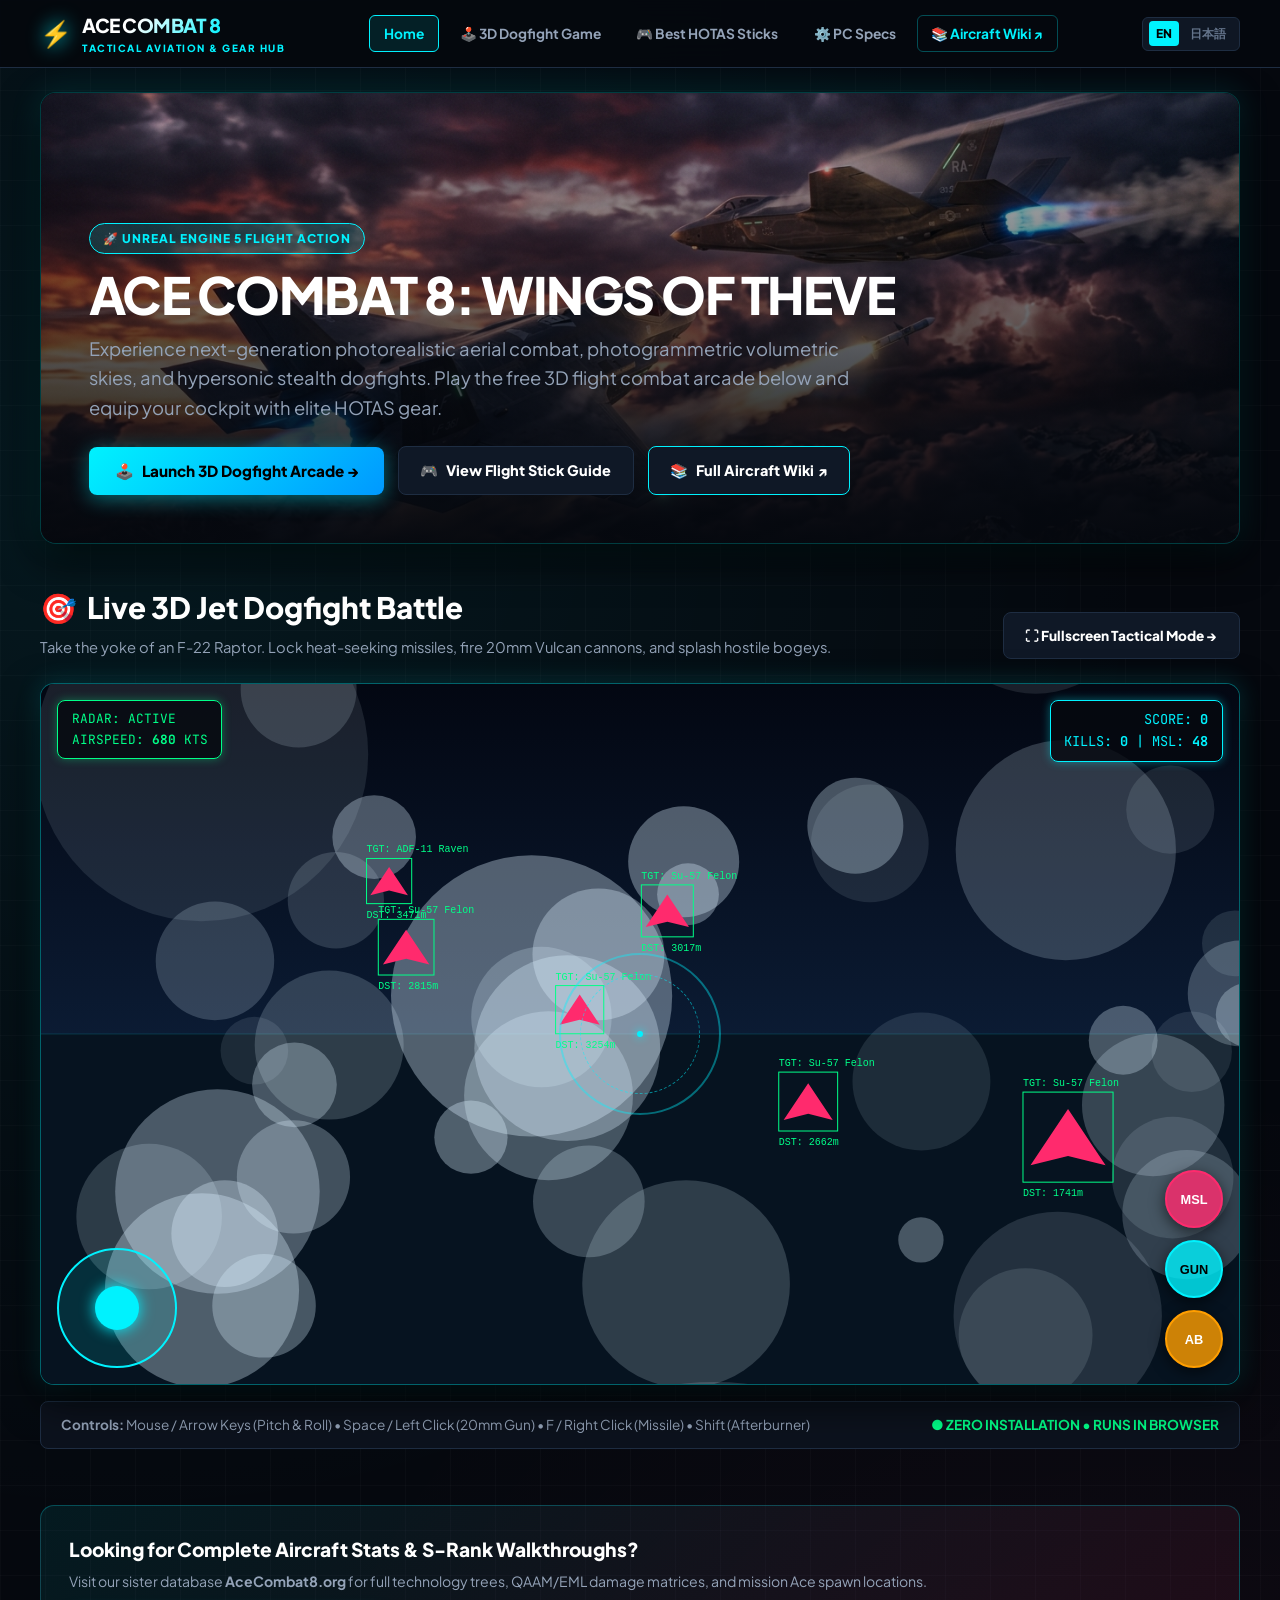
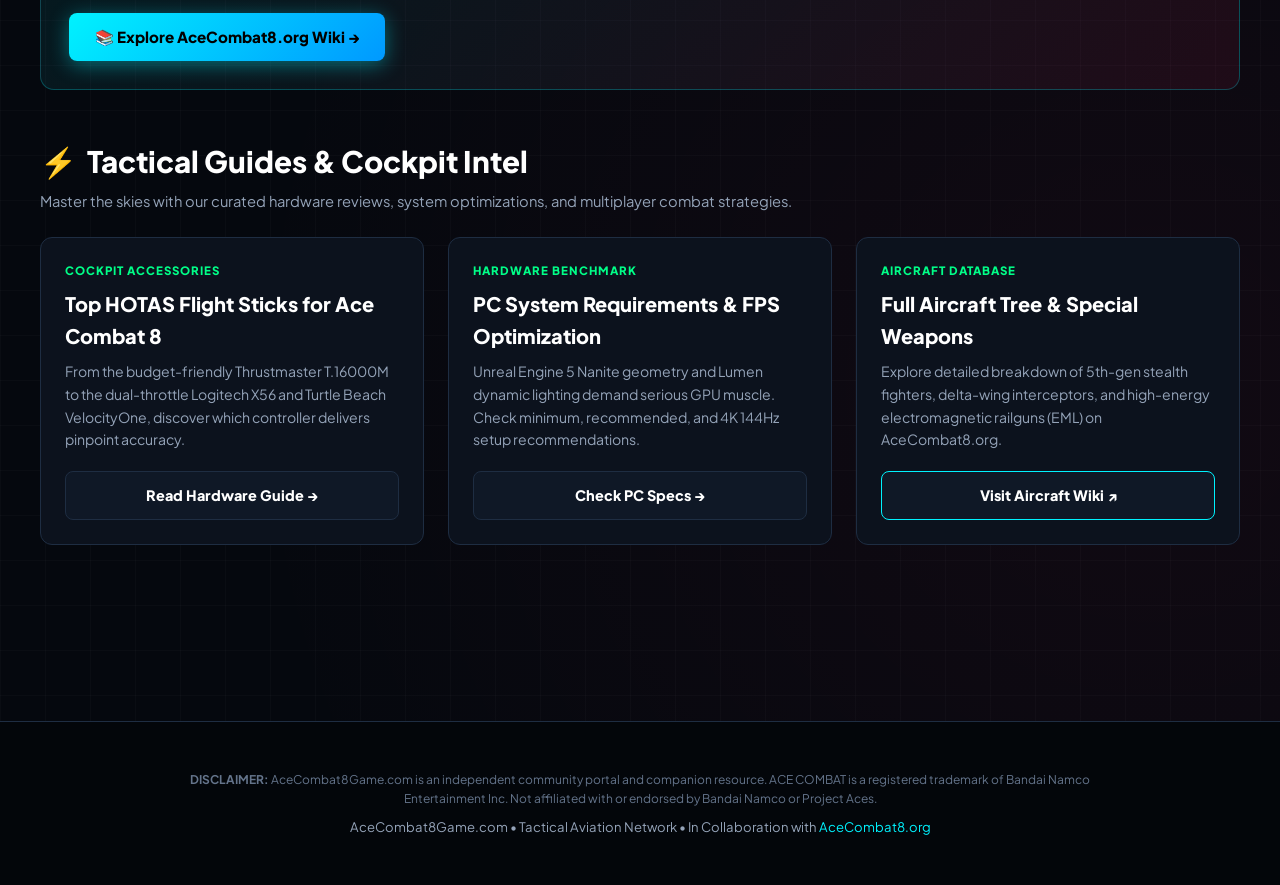
<file: index.html>
<!DOCTYPE html>
<html lang="en">
<head>
  <meta charset="UTF-8">
  <meta name="viewport" content="width=device-width, initial-scale=1.0">
  <title>Ace Combat 8: Wings of Theve - 3D Jet Dogfight Game & Gear Hub</title>
  <meta name="description" content="Ace Combat 8: Wings of Theve portal. Play free 3D jet dogfight action game, discover the best HOTAS flight sticks, PC system requirements, and tactical guides.">
  <meta name="keywords" content="ace combat 8, ace combat 8 game, ace combat 8 wings of theve, play ace combat 8 online, ace combat 8 flight stick, ace combat 8 pc requirements">

  <link rel="canonical" href="https://acecombat8game.com/">
  <link rel="alternate" hreflang="en" href="https://acecombat8game.com/">
  <link rel="alternate" hreflang="ja" href="https://acecombat8game.com/ja/">

  <!-- Open Graph -->
  <meta property="og:title" content="Ace Combat 8: Wings of Theve - 3D Jet Dogfight Game & Gear Hub">
  <meta property="og:description" content="Play the free 3D jet dogfight combat arcade, compare HOTAS flight controllers, and master Ace Combat 8.">
  <meta property="og:type" content="website">
  <meta property="og:url" content="https://acecombat8game.com/">
  <meta property="og:image" content="https://acecombat8game.com/images/hero.jpg">

  <link rel="icon" href="data:image/svg+xml,<svg xmlns=%22http://www.w3.org/2000/svg%22 viewBox=%220 0 100 100%22><text y=%22.9em%22 font-size=%2290%22>✈️</text></svg>">

  <!-- Google Fonts -->
  <link rel="preconnect" href="https://fonts.googleapis.com">
  <link rel="preconnect" href="https://fonts.gstatic.com" crossorigin>
  <link href="https://fonts.googleapis.com/css2?family=JetBrains+Mono:wght@500;700;800&family=Plus+Jakarta+Sans:wght@400;600;700;800;900&display=swap" rel="stylesheet">

  <link rel="stylesheet" href="/style.css">

  <script type="application/ld+json">
  {
    "@context": "https://schema.org",
    "@graph": [
      {
        "@type": "WebSite",
        "name": "Ace Combat 8 Game Hub",
        "url": "https://acecombat8game.com/",
        "description": "Interactive aviation portal and 3D air combat dogfight game for Ace Combat 8: Wings of Theve."
      },
      {
        "@type": "VideoGame",
        "name": "Ace Combat 8: Wings of Theve",
        "operatingSystem": "Windows, PS5, Xbox Series X",
        "applicationCategory": "Game",
        "genre": ["Flight Action", "Combat Flight", "Arcade Action"]
      }
    ]
  }
  </script>
  <script defer src="https://umamimy.vercel.app/script.js" data-website-id="b2040246-61c5-4127-99cb-43188831b7fb"></script>
</head>
<body>
  <!-- Header Bar -->
  <header class="site-header">
    <div class="header-content">
      <a href="/" class="brand-logo">
        <span class="brand-icon">⚡</span>
        <div>
          <span class="brand-title">ACE COMBAT 8</span>
          <span class="brand-sub">TACTICAL AVIATION & GEAR HUB</span>
        </div>
      </a>

      <nav class="top-nav" id="siteNav">
        <a href="/" class="nav-link active">Home</a>
        <a href="/play-online/" class="nav-link">🕹️ 3D Dogfight Game</a>
        <a href="/hardware/" class="nav-link">🎮 Best HOTAS Sticks</a>
        <a href="/system-requirements/" class="nav-link">⚙️ PC Specs</a>
        <a href="https://acecombat8.org/" target="_blank" rel="noopener" class="nav-link" style="color: var(--hud-cyan); border-color: rgba(0,242,254,0.3);">📚 Aircraft Wiki ↗</a>
      </nav>

      <div class="header-right">
        <div class="lang-switch">
          <a href="/" class="lang-btn active">EN</a>
          <a href="/ja/" class="lang-btn">日本語</a>
        </div>
        <button class="mobile-menu-toggle" id="menuToggle" aria-label="Toggle Menu">☰</button>
      </div>
    </div>
  </header>

  <!-- Main Container -->
  <main class="main-content">
    <!-- Cinematic Hero Banner -->
    <section class="hero-banner">
      <div class="hero-img-wrap">
        <img src="/images/hero.jpg" alt="Ace Combat 8 Wings of Theve Fighter Jets Dogfight" width="1240" height="520">
        <div class="hero-overlay">
          <span class="hero-badge">🚀 UNREAL ENGINE 5 FLIGHT ACTION</span>
          <h1 class="hero-title">ACE COMBAT 8: WINGS OF THEVE</h1>
          <p class="hero-desc">
            Experience next-generation photorealistic aerial combat, photogrammetric volumetric skies, and hypersonic stealth dogfights. Play the free 3D flight combat arcade below and equip your cockpit with elite HOTAS gear.
          </p>
          <div class="hero-cta-bar">
            <a href="/play-online/" class="btn-primary">
              <span>🕹️</span> Launch 3D Dogfight Arcade →
            </a>
            <a href="/hardware/" class="btn-secondary">
              <span>🎮</span> View Flight Stick Guide
            </a>
            <a href="https://acecombat8.org/" target="_blank" rel="noopener" class="btn-secondary" style="border-color: var(--hud-cyan);">
              <span>📚</span> Full Aircraft Wiki ↗
            </a>
          </div>
        </div>
      </div>
    </section>

    <!-- Embedded 3D Dogfight Combat Section -->
    <section style="margin-bottom: 3.5rem;">
      <div class="section-header">
        <div>
          <h2 class="section-title"><span>🎯</span> Live 3D Jet Dogfight Battle</h2>
          <p class="section-sub">Take the yoke of an F-22 Raptor. Lock heat-seeking missiles, fire 20mm Vulcan cannons, and splash hostile bogeys.</p>
        </div>
        <a href="/play-online/" class="btn-secondary" style="font-size: 0.85rem;">
          <span>⛶ Fullscreen Tactical Mode →</span>
        </a>
      </div>

      <div class="dogfight-game-wrapper">
        <canvas id="dogfightCanvas"></canvas>

        <!-- Tactical HUD Overlay -->
        <div class="game-hud-overlay">
          <div class="hud-top-bar">
            <div class="hud-radar-box">
              <span>RADAR: ACTIVE</span><br>
              <span>AIRSPEED: <strong id="hudSpeed">680</strong> KTS</span>
            </div>
            <div class="hud-score-box">
              <span>SCORE: <strong id="hudScore">0</strong></span><br>
              <span>KILLS: <strong id="hudKills">0</strong> | MSL: <strong id="hudMissiles">48</strong></span>
            </div>
          </div>

          <div class="hud-center-crosshair">
            <div class="crosshair-center-dot"></div>
          </div>

          <div id="lockWarning" class="hud-lock-warning" style="display: none;">
            ⚠️ MISSILE LOCK ⚠️
          </div>

          <!-- Mobile Virtual Joystick & Buttons -->
          <div class="mobile-flight-controls">
            <div class="touch-stick-area" id="touchStick">
              <div class="touch-stick-thumb" id="stickThumb"></div>
            </div>
            <div class="touch-action-buttons">
              <button class="btn-flight-touch btn-missile" id="btnFireMissile" type="button">MSL</button>
              <button class="btn-flight-touch btn-gun" id="btnFireGun" type="button">GUN</button>
              <button class="btn-flight-touch btn-afterburner" id="btnBoost" type="button">AB</button>
            </div>
          </div>
        </div>
      </div>

      <div style="display: flex; justify-content: space-between; align-items: center; flex-wrap: wrap; gap: 0.5rem; background: #0c121d; padding: 0.75rem 1.25rem; border-radius: 8px; border: 1px solid var(--border-color); font-size: 0.85rem; color: var(--text-muted);">
        <div><strong>Controls:</strong> Mouse / Arrow Keys (Pitch & Roll) • Space / Left Click (20mm Gun) • F / Right Click (Missile) • Shift (Afterburner)</div>
        <div style="color: var(--hud-green); font-weight: 700;">● ZERO INSTALLATION • RUNS IN BROWSER</div>
      </div>
    </section>

    <!-- Cross-Network Synergy Banner -->
    <div class="synergy-box">
      <div class="synergy-text">
        <h4>Looking for Complete Aircraft Stats & S-Rank Walkthroughs?</h4>
        <p>Visit our sister database <strong>AceCombat8.org</strong> for full technology trees, QAAM/EML damage matrices, and mission Ace spawn locations.</p>
      </div>
      <a href="https://acecombat8.org/" target="_blank" rel="noopener" class="btn-primary" style="white-space: nowrap;">
        <span>📚 Explore AceCombat8.org Wiki →</span>
      </a>
    </div>

    <!-- 3 Core Feature Cards -->
    <section>
      <div class="section-header">
        <div>
          <h2 class="section-title"><span>⚡</span> Tactical Guides & Cockpit Intel</h2>
          <p class="section-sub">Master the skies with our curated hardware reviews, system optimizations, and multiplayer combat strategies.</p>
        </div>
      </div>

      <div class="grid-3">
        <div class="tactical-card">
          <span class="card-tag">COCKPIT ACCESSORIES</span>
          <h3>Top HOTAS Flight Sticks for Ace Combat 8</h3>
          <p>From the budget-friendly Thrustmaster T.16000M to the dual-throttle Logitech X56 and Turtle Beach VelocityOne, discover which controller delivers pinpoint accuracy.</p>
          <a href="/hardware/" class="btn-secondary" style="width: 100%; justify-content: center;">
            <span>Read Hardware Guide →</span>
          </a>
        </div>

        <div class="tactical-card">
          <span class="card-tag">HARDWARE BENCHMARK</span>
          <h3>PC System Requirements & FPS Optimization</h3>
          <p>Unreal Engine 5 Nanite geometry and Lumen dynamic lighting demand serious GPU muscle. Check minimum, recommended, and 4K 144Hz setup recommendations.</p>
          <a href="/system-requirements/" class="btn-secondary" style="width: 100%; justify-content: center;">
            <span>Check PC Specs →</span>
          </a>
        </div>

        <div class="tactical-card">
          <span class="card-tag">AIRCRAFT DATABASE</span>
          <h3>Full Aircraft Tree & Special Weapons</h3>
          <p>Explore detailed breakdown of 5th-gen stealth fighters, delta-wing interceptors, and high-energy electromagnetic railguns (EML) on AceCombat8.org.</p>
          <a href="https://acecombat8.org/" target="_blank" rel="noopener" class="btn-secondary" style="width: 100%; justify-content: center; border-color: var(--hud-cyan);">
            <span>Visit Aircraft Wiki ↗</span>
          </a>
        </div>
      </div>
    </section>
  </main>

  <!-- Site Footer -->
  <footer class="site-footer">
    <div class="footer-content">
      <p class="disclaimer-text">
        <strong>DISCLAIMER:</strong> AceCombat8Game.com is an independent community portal and companion resource. ACE COMBAT is a registered trademark of Bandai Namco Entertainment Inc. Not affiliated with or endorsed by Bandai Namco or Project Aces.
      </p>
      <p class="copyright-sub">AceCombat8Game.com • Tactical Aviation Network • In Collaboration with <a href="https://acecombat8.org/" target="_blank" rel="noopener" style="color: var(--hud-cyan); text-decoration: none;">AceCombat8.org</a></p>
    </div>
  </footer>

  <script src="/dogfight.js"></script>
  <script>
    const menuToggle = document.getElementById('menuToggle');
    const siteNav = document.getElementById('siteNav');
    if (menuToggle && siteNav) {
      menuToggle.addEventListener('click', () => {
        siteNav.classList.toggle('open');
      });
    }
  </script>
</body>
</html>
</file>
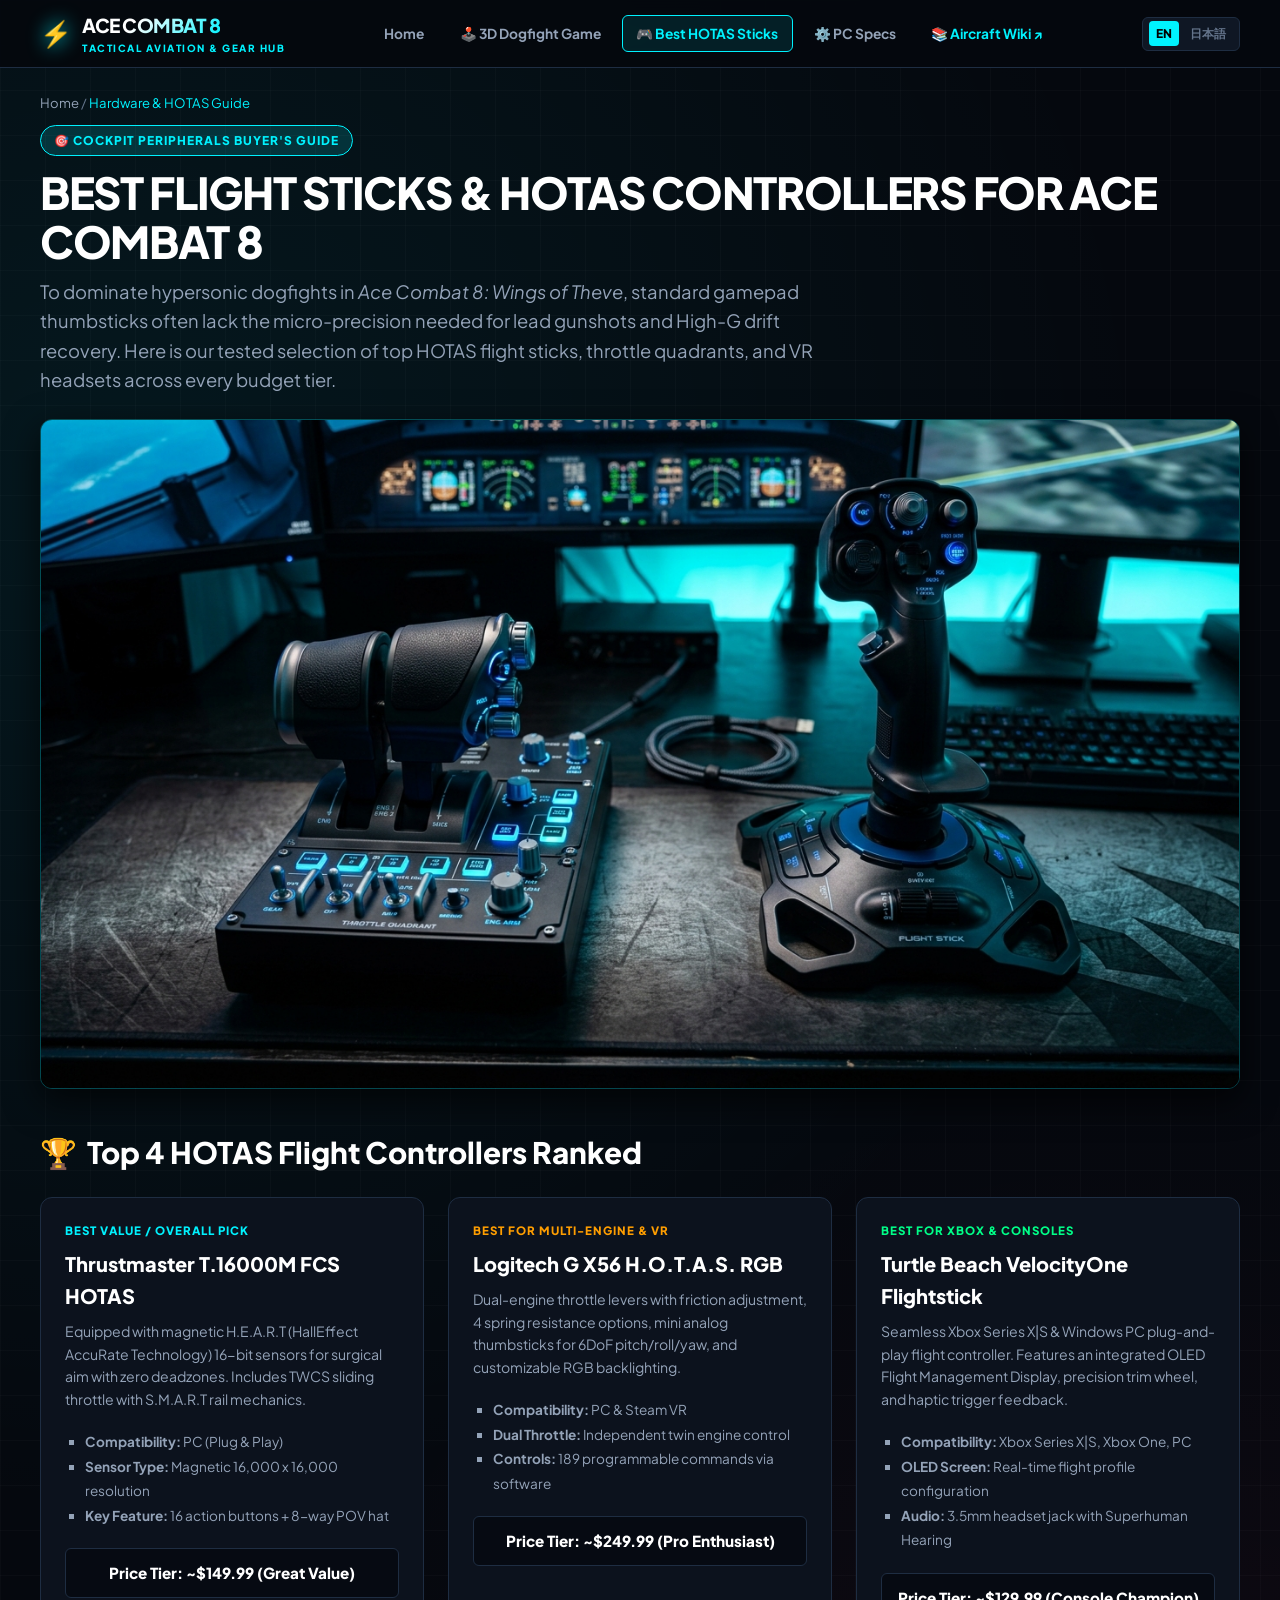
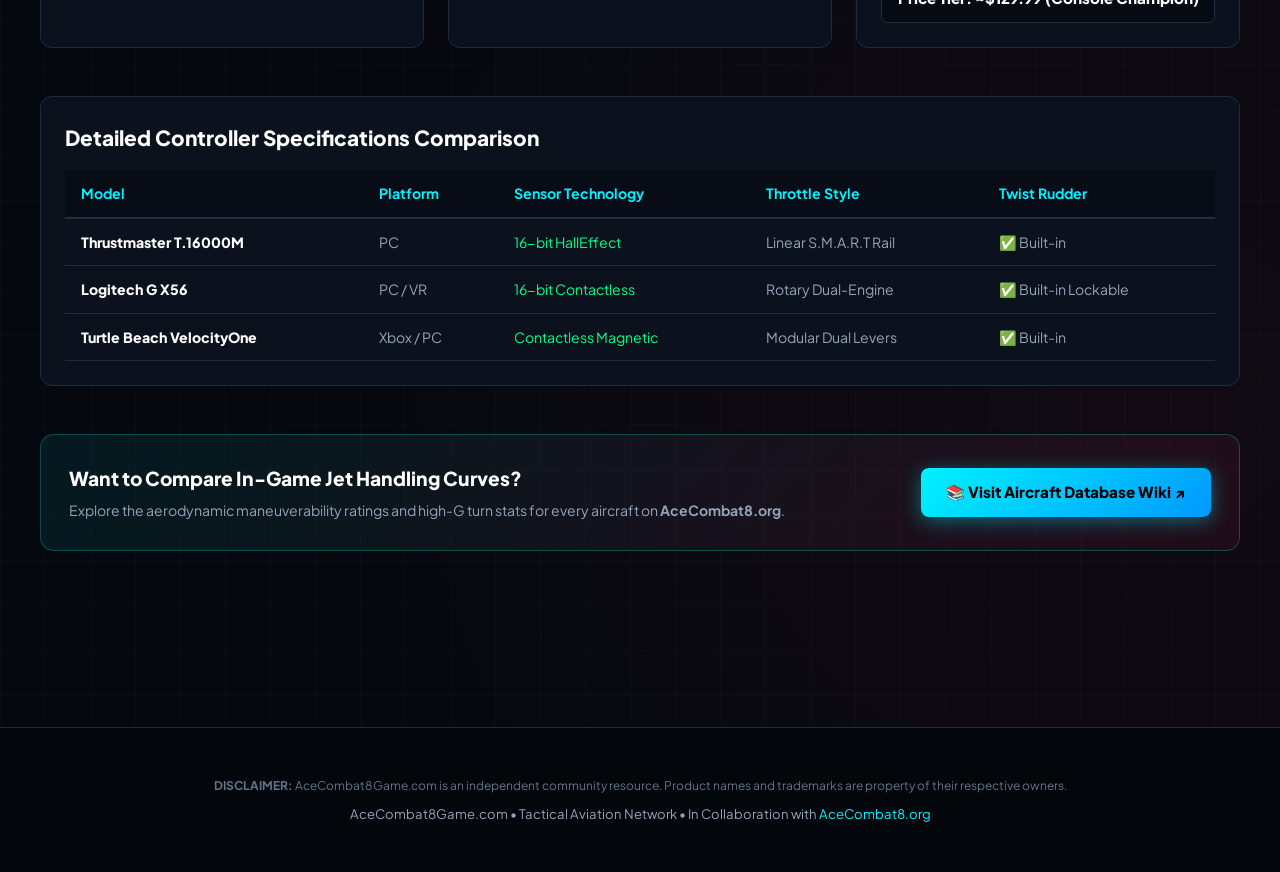
<file: hardware/index.html>
<!DOCTYPE html>
<html lang="en">
<head>
  <meta charset="UTF-8">
  <meta name="viewport" content="width=device-width, initial-scale=1.0">
  <title>Best Flight Sticks & HOTAS Controllers for Ace Combat 8 (2026 Guide)</title>
  <meta name="description" content="Ultimate buyer's guide to the best HOTAS flight sticks, throttle quadrants, and VR headsets for Ace Combat 8. Precision HallEffect sensors, dual throttles, and console compatibility.">
  <meta name="keywords" content="ace combat 8 flight stick, best hotas for ace combat 8, thrustmaster t16000m ace combat, logitech x56 hotas, ace combat 8 vr headset">

  <link rel="canonical" href="https://acecombat8game.com/hardware/">
  <link rel="alternate" hreflang="en" href="https://acecombat8game.com/hardware/">
  <link rel="alternate" hreflang="ja" href="https://acecombat8game.com/ja/hardware/">

  <!-- Open Graph -->
  <meta property="og:title" content="Best Flight Sticks & HOTAS for Ace Combat 8 (2026 Guide)">
  <meta property="og:description" content="Upgrade your cockpit setup. We tested and reviewed the top flight sticks, throttles, and VR headsets for Ace Combat 8.">
  <meta property="og:type" content="article">
  <meta property="og:url" content="https://acecombat8game.com/hardware/">
  <meta property="og:image" content="https://acecombat8game.com/images/hotas-gear.jpg">

  <link rel="icon" href="data:image/svg+xml,<svg xmlns=%22http://www.w3.org/2000/svg%22 viewBox=%220 0 100 100%22><text y=%22.9em%22 font-size=%2290%22>✈️</text></svg>">

  <!-- Google Fonts -->
  <link rel="preconnect" href="https://fonts.googleapis.com">
  <link rel="preconnect" href="https://fonts.gstatic.com" crossorigin>
  <link href="https://fonts.googleapis.com/css2?family=JetBrains+Mono:wght@500;700;800&family=Plus+Jakarta+Sans:wght@400;600;700;800;900&display=swap" rel="stylesheet">

  <link rel="stylesheet" href="/style.css">
</head>
<body>
  <!-- Header Bar -->
  <header class="site-header">
    <div class="header-content">
      <a href="/" class="brand-logo">
        <span class="brand-icon">⚡</span>
        <div>
          <span class="brand-title">ACE COMBAT 8</span>
          <span class="brand-sub">TACTICAL AVIATION & GEAR HUB</span>
        </div>
      </a>

      <nav class="top-nav" id="siteNav">
        <a href="/" class="nav-link">Home</a>
        <a href="/play-online/" class="nav-link">🕹️ 3D Dogfight Game</a>
        <a href="/hardware/" class="nav-link active">🎮 Best HOTAS Sticks</a>
        <a href="/system-requirements/" class="nav-link">⚙️ PC Specs</a>
        <a href="https://acecombat8.org/" target="_blank" rel="noopener" class="nav-link" style="color: var(--hud-cyan);">📚 Aircraft Wiki ↗</a>
      </nav>

      <div class="header-right">
        <div class="lang-switch">
          <a href="/hardware/" class="lang-btn active">EN</a>
          <a href="/ja/" class="lang-btn">日本語</a>
        </div>
        <button class="mobile-menu-toggle" id="menuToggle" aria-label="Toggle Menu">☰</button>
      </div>
    </div>
  </header>

  <!-- Main Container -->
  <main class="main-content">
    <!-- Breadcrumbs -->
    <div style="font-size: 0.82rem; color: var(--text-dim); margin-bottom: 0.75rem;">
      <a href="/" style="color: var(--text-muted); text-decoration: none;">Home</a> / <span style="color: var(--hud-cyan);">Hardware & HOTAS Guide</span>
    </div>

    <!-- Hero Section -->
    <section style="margin-bottom: 2.5rem;">
      <span class="hero-badge">🎯 COCKPIT PERIPHERALS BUYER'S GUIDE</span>
      <h1 class="hero-title" style="font-size: clamp(1.8rem, 3.8vw, 2.75rem);">
        BEST FLIGHT STICKS & HOTAS CONTROLLERS FOR ACE COMBAT 8
      </h1>
      <p class="hero-desc">
        To dominate hypersonic dogfights in <em>Ace Combat 8: Wings of Theve</em>, standard gamepad thumbsticks often lack the micro-precision needed for lead gunshots and High-G drift recovery. Here is our tested selection of top HOTAS flight sticks, throttle quadrants, and VR headsets across every budget tier.
      </p>

      <div style="border-radius: 12px; overflow: hidden; border: 1px solid var(--border-glow); box-shadow: 0 12px 35px rgba(0,0,0,0.7); margin: 1.5rem 0 2.5rem 0;">
        <img src="/images/hotas-gear.jpg" alt="Thrustmaster and Logitech HOTAS flight stick controllers" width="1240" height="600" style="width: 100%; height: auto; display: block;">
      </div>
    </section>

    <!-- Top Recommendations Cards -->
    <section style="margin-bottom: 3rem;">
      <h2 class="section-title" style="margin-bottom: 1.25rem;"><span>🏆</span> Top 4 HOTAS Flight Controllers Ranked</h2>

      <div class="grid-3" style="grid-template-columns: repeat(auto-fit, minmax(280px, 1fr));">
        <!-- Card 1: Thrustmaster T.16000M -->
        <div class="tactical-card">
          <span class="card-tag" style="color: var(--hud-cyan);">BEST VALUE / OVERALL PICK</span>
          <h3>Thrustmaster T.16000M FCS HOTAS</h3>
          <p>Equipped with magnetic H.E.A.R.T (HallEffect AccuRate Technology) 16-bit sensors for surgical aim with zero deadzones. Includes TWCS sliding throttle with S.M.A.R.T rail mechanics.</p>
          <ul style="font-size: 0.85rem; color: var(--text-muted); list-style: square; margin-left: 1.25rem; margin-bottom: 1.25rem; line-height: 1.8;">
            <li><strong>Compatibility:</strong> PC (Plug & Play)</li>
            <li><strong>Sensor Type:</strong> Magnetic 16,000 x 16,000 resolution</li>
            <li><strong>Key Feature:</strong> 16 action buttons + 8-way POV hat</li>
          </ul>
          <div style="background: #060a12; padding: 0.75rem; border-radius: 6px; font-weight: 800; font-size: 0.95rem; color: #fff; text-align: center; border: 1px solid var(--border-color);">
            Price Tier: ~$149.99 (Great Value)
          </div>
        </div>

        <!-- Card 2: Logitech X56 -->
        <div class="tactical-card">
          <span class="card-tag" style="color: var(--afterburner-amber);">BEST FOR MULTI-ENGINE & VR</span>
          <h3>Logitech G X56 H.O.T.A.S. RGB</h3>
          <p>Dual-engine throttle levers with friction adjustment, 4 spring resistance options, mini analog thumbsticks for 6DoF pitch/roll/yaw, and customizable RGB backlighting.</p>
          <ul style="font-size: 0.85rem; color: var(--text-muted); list-style: square; margin-left: 1.25rem; margin-bottom: 1.25rem; line-height: 1.8;">
            <li><strong>Compatibility:</strong> PC & Steam VR</li>
            <li><strong>Dual Throttle:</strong> Independent twin engine control</li>
            <li><strong>Controls:</strong> 189 programmable commands via software</li>
          </ul>
          <div style="background: #060a12; padding: 0.75rem; border-radius: 6px; font-weight: 800; font-size: 0.95rem; color: #fff; text-align: center; border: 1px solid var(--border-color);">
            Price Tier: ~$249.99 (Pro Enthusiast)
          </div>
        </div>

        <!-- Card 3: Turtle Beach VelocityOne -->
        <div class="tactical-card">
          <span class="card-tag" style="color: var(--hud-green);">BEST FOR XBOX & CONSOLES</span>
          <h3>Turtle Beach VelocityOne Flightstick</h3>
          <p>Seamless Xbox Series X|S & Windows PC plug-and-play flight controller. Features an integrated OLED Flight Management Display, precision trim wheel, and haptic trigger feedback.</p>
          <ul style="font-size: 0.85rem; color: var(--text-muted); list-style: square; margin-left: 1.25rem; margin-bottom: 1.25rem; line-height: 1.8;">
            <li><strong>Compatibility:</strong> Xbox Series X|S, Xbox One, PC</li>
            <li><strong>OLED Screen:</strong> Real-time flight profile configuration</li>
            <li><strong>Audio:</strong> 3.5mm headset jack with Superhuman Hearing</li>
          </ul>
          <div style="background: #060a12; padding: 0.75rem; border-radius: 6px; font-weight: 800; font-size: 0.95rem; color: #fff; text-align: center; border: 1px solid var(--border-color);">
            Price Tier: ~$129.99 (Console Champion)
          </div>
        </div>
      </div>
    </section>

    <!-- Comparison Table -->
    <section class="tactical-card" style="margin-bottom: 3rem;">
      <h3 style="font-size: 1.3rem; margin-bottom: 1rem; color: #fff;">Detailed Controller Specifications Comparison</h3>
      
      <div style="overflow-x: auto;">
        <table style="width: 100%; border-collapse: collapse; font-size: 0.88rem; text-align: left;">
          <thead>
            <tr style="border-bottom: 2px solid var(--border-color); background: #070c16; color: var(--hud-cyan);">
              <th style="padding: 0.75rem 1rem;">Model</th>
              <th style="padding: 0.75rem 1rem;">Platform</th>
              <th style="padding: 0.75rem 1rem;">Sensor Technology</th>
              <th style="padding: 0.75rem 1rem;">Throttle Style</th>
              <th style="padding: 0.75rem 1rem;">Twist Rudder</th>
            </tr>
          </thead>
          <tbody style="color: var(--text-muted);">
            <tr style="border-bottom: 1px solid var(--border-color);">
              <td style="padding: 0.75rem 1rem; font-weight: 800; color: #fff;">Thrustmaster T.16000M</td>
              <td style="padding: 0.75rem 1rem;">PC</td>
              <td style="padding: 0.75rem 1rem; color: var(--hud-green);">16-bit HallEffect</td>
              <td style="padding: 0.75rem 1rem;">Linear S.M.A.R.T Rail</td>
              <td style="padding: 0.75rem 1rem;">✅ Built-in</td>
            </tr>
            <tr style="border-bottom: 1px solid var(--border-color);">
              <td style="padding: 0.75rem 1rem; font-weight: 800; color: #fff;">Logitech G X56</td>
              <td style="padding: 0.75rem 1rem;">PC / VR</td>
              <td style="padding: 0.75rem 1rem; color: var(--hud-green);">16-bit Contactless</td>
              <td style="padding: 0.75rem 1rem;">Rotary Dual-Engine</td>
              <td style="padding: 0.75rem 1rem;">✅ Built-in Lockable</td>
            </tr>
            <tr style="border-bottom: 1px solid var(--border-color);">
              <td style="padding: 0.75rem 1rem; font-weight: 800; color: #fff;">Turtle Beach VelocityOne</td>
              <td style="padding: 0.75rem 1rem;">Xbox / PC</td>
              <td style="padding: 0.75rem 1rem; color: var(--hud-green);">Contactless Magnetic</td>
              <td style="padding: 0.75rem 1rem;">Modular Dual Levers</td>
              <td style="padding: 0.75rem 1rem;">✅ Built-in</td>
            </tr>
          </tbody>
        </table>
      </div>
    </section>

    <!-- Cross-Network Synergy Callout -->
    <div class="synergy-box">
      <div class="synergy-text">
        <h4>Want to Compare In-Game Jet Handling Curves?</h4>
        <p>Explore the aerodynamic maneuverability ratings and high-G turn stats for every aircraft on <strong>AceCombat8.org</strong>.</p>
      </div>
      <a href="https://acecombat8.org/" target="_blank" rel="noopener" class="btn-primary" style="white-space: nowrap;">
        <span>📚 Visit Aircraft Database Wiki ↗</span>
      </a>
    </div>
  </main>

  <!-- Site Footer -->
  <footer class="site-footer">
    <div class="footer-content">
      <p class="disclaimer-text">
        <strong>DISCLAIMER:</strong> AceCombat8Game.com is an independent community resource. Product names and trademarks are property of their respective owners.
      </p>
      <p class="copyright-sub">AceCombat8Game.com • Tactical Aviation Network • In Collaboration with <a href="https://acecombat8.org/" target="_blank" rel="noopener" style="color: var(--hud-cyan); text-decoration: none;">AceCombat8.org</a></p>
    </div>
  </footer>

  <script>
    const menuToggle = document.getElementById('menuToggle');
    const siteNav = document.getElementById('siteNav');
    if (menuToggle && siteNav) {
      menuToggle.addEventListener('click', () => {
        siteNav.classList.toggle('open');
      });
    }
  </script>
</body>
</html>
</file>
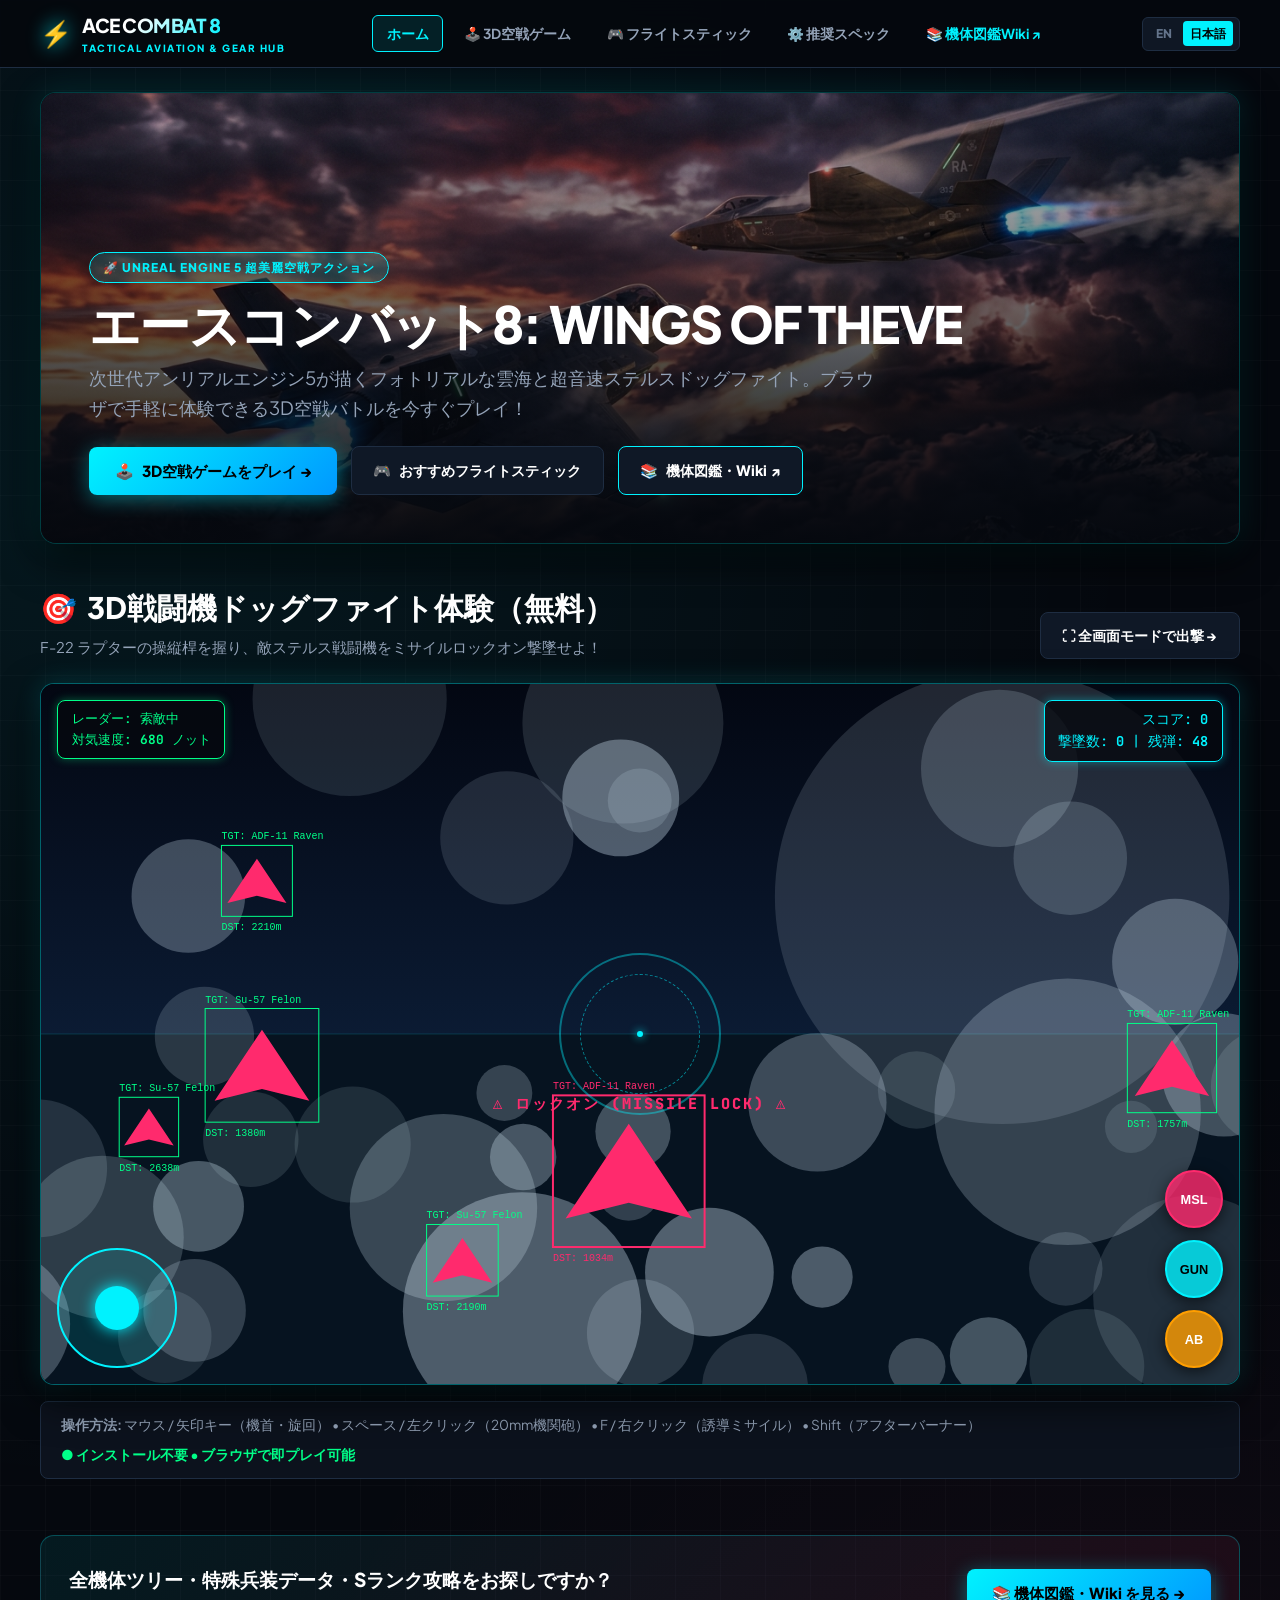
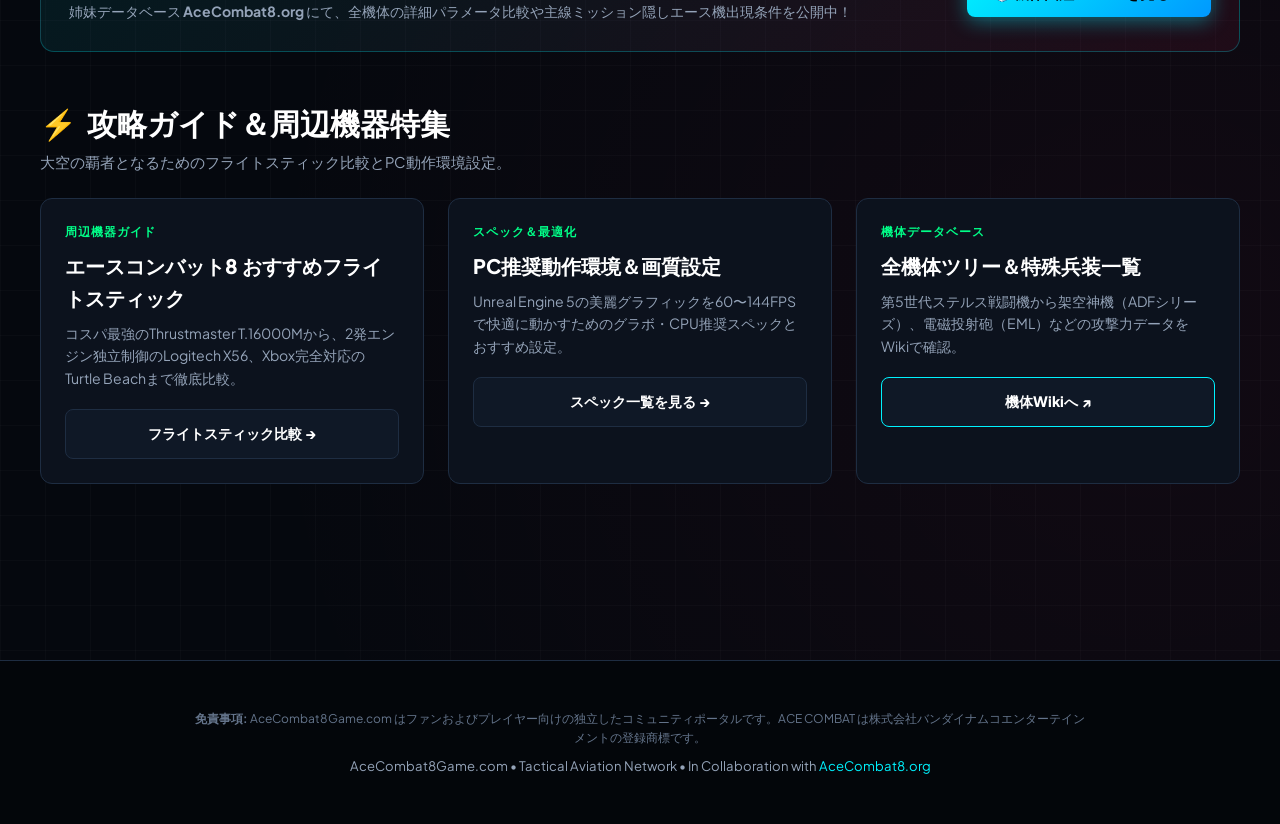
<file: ja/index.html>
<!DOCTYPE html>
<html lang="ja">
<head>
  <meta charset="UTF-8">
  <meta name="viewport" content="width=device-width, initial-scale=1.0">
  <title>エースコンバット8 (Ace Combat 8) 攻略＆3D空戦ドッグファイト無料体験・フライトスティックおすすめ</title>
  <meta name="description" content="エースコンバット8（Ace Combat 8: Wings of Theve）総合ポータル。ブラウザで今すぐ遊べる無料3D戦闘機ドッグファイト体験、おすすめHOTASフライトスティック、PC推奨スペック・設定最適化ガイド。">
  <meta name="keywords" content="エースコンバット8, エースコンバット8 攻略, エースコンバット8 フライトスティック, ace combat 8 日本語, エースコンバット8 スペック">

  <link rel="canonical" href="https://acecombat8game.com/ja/">
  <link rel="alternate" hreflang="en" href="https://acecombat8game.com/">
  <link rel="alternate" hreflang="ja" href="https://acecombat8game.com/ja/">

  <!-- Open Graph -->
  <meta property="og:title" content="エースコンバット8 攻略＆3D戦闘機ドッグファイト無料体験ポータル">
  <meta property="og:description" content="ブラウザで無料プレイできる3D戦闘機ドッグファイト！おすすめフライトスティック比較とPC動作環境まとめ。">
  <meta property="og:type" content="website">
  <meta property="og:url" content="https://acecombat8game.com/ja/">
  <meta property="og:image" content="https://acecombat8game.com/images/hero.jpg">

  <link rel="icon" href="data:image/svg+xml,<svg xmlns=%22http://www.w3.org/2000/svg%22 viewBox=%220 0 100 100%22><text y=%22.9em%22 font-size=%2290%22>✈️</text></svg>">

  <!-- Google Fonts -->
  <link rel="preconnect" href="https://fonts.googleapis.com">
  <link rel="preconnect" href="https://fonts.gstatic.com" crossorigin>
  <link href="https://fonts.googleapis.com/css2?family=JetBrains+Mono:wght@500;700;800&family=Plus+Jakarta+Sans:wght@400;600;700;800;900&display=swap" rel="stylesheet">

  <link rel="stylesheet" href="/style.css">
</head>
<body>
  <!-- Header Bar -->
  <header class="site-header">
    <div class="header-content">
      <a href="/ja/" class="brand-logo">
        <span class="brand-icon">⚡</span>
        <div>
          <span class="brand-title">ACE COMBAT 8</span>
          <span class="brand-sub">TACTICAL AVIATION & GEAR HUB</span>
        </div>
      </a>

      <nav class="top-nav" id="siteNav">
        <a href="/ja/" class="nav-link active">ホーム</a>
        <a href="/ja/play-online/" class="nav-link">🕹️ 3D空戦ゲーム</a>
        <a href="/hardware/" class="nav-link">🎮 フライトスティック</a>
        <a href="/system-requirements/" class="nav-link">⚙️ 推奨スペック</a>
        <a href="https://acecombat8.org/ja/" target="_blank" rel="noopener" class="nav-link" style="color: var(--hud-cyan);">📚 機体図鑑Wiki ↗</a>
      </nav>

      <div class="header-right">
        <div class="lang-switch">
          <a href="/" class="lang-btn">EN</a>
          <a href="/ja/" class="lang-btn active">日本語</a>
        </div>
        <button class="mobile-menu-toggle" id="menuToggle" aria-label="メニュー開閉">☰</button>
      </div>
    </div>
  </header>

  <!-- Main Container -->
  <main class="main-content">
    <!-- Cinematic Hero Banner -->
    <section class="hero-banner">
      <div class="hero-img-wrap">
        <img src="/images/hero.jpg" alt="エースコンバット8 戦闘機ドッグファイト" width="1240" height="520">
        <div class="hero-overlay">
          <span class="hero-badge">🚀 UNREAL ENGINE 5 超美麗空戦アクション</span>
          <h1 class="hero-title">エースコンバット8: WINGS OF THEVE</h1>
          <p class="hero-desc">
            次世代アンリアルエンジン5が描くフォトリアルな雲海と超音速ステルスドッグファイト。ブラウザで手軽に体験できる3D空戦バトルを今すぐプレイ！
          </p>
          <div class="hero-cta-bar">
            <a href="/ja/play-online/" class="btn-primary">
              <span>🕹️</span> 3D空戦ゲームをプレイ →
            </a>
            <a href="/hardware/" class="btn-secondary">
              <span>🎮</span> おすすめフライトスティック
            </a>
            <a href="https://acecombat8.org/ja/" target="_blank" rel="noopener" class="btn-secondary" style="border-color: var(--hud-cyan);">
              <span>📚</span> 機体図鑑・Wiki ↗
            </a>
          </div>
        </div>
      </div>
    </section>

    <!-- Embedded 3D Dogfight Game -->
    <section style="margin-bottom: 3.5rem;">
      <div class="section-header">
        <div>
          <h2 class="section-title"><span>🎯</span> 3D戦闘機ドッグファイト体験（無料）</h2>
          <p class="section-sub">F-22 ラプターの操縦桿を握り、敵ステルス戦闘機をミサイルロックオン撃墜せよ！</p>
        </div>
        <a href="/ja/play-online/" class="btn-secondary" style="font-size: 0.85rem;">
          <span>⛶ 全画面モードで出撃 →</span>
        </a>
      </div>

      <div class="dogfight-game-wrapper">
        <canvas id="dogfightCanvas"></canvas>

        <div class="game-hud-overlay">
          <div class="hud-top-bar">
            <div class="hud-radar-box">
              <span>レーダー: 索敵中</span><br>
              <span>対気速度: <strong id="hudSpeed">680</strong> ノット</span>
            </div>
            <div class="hud-score-box">
              <span>スコア: <strong id="hudScore">0</strong></span><br>
              <span>撃墜数: <strong id="hudKills">0</strong> | 残弾: <strong id="hudMissiles">48</strong></span>
            </div>
          </div>

          <div class="hud-center-crosshair">
            <div class="crosshair-center-dot"></div>
          </div>

          <div id="lockWarning" class="hud-lock-warning" style="display: none;">
            ⚠️ ロックオン (MISSILE LOCK) ⚠️
          </div>

          <div class="mobile-flight-controls">
            <div class="touch-stick-area" id="touchStick">
              <div class="touch-stick-thumb" id="stickThumb"></div>
            </div>
            <div class="touch-action-buttons">
              <button class="btn-flight-touch btn-missile" id="btnFireMissile" type="button">MSL</button>
              <button class="btn-flight-touch btn-gun" id="btnFireGun" type="button">GUN</button>
              <button class="btn-flight-touch btn-afterburner" id="btnBoost" type="button">AB</button>
            </div>
          </div>
        </div>
      </div>

      <div style="display: flex; justify-content: space-between; align-items: center; flex-wrap: wrap; gap: 0.5rem; background: #0c121d; padding: 0.75rem 1.25rem; border-radius: 8px; border: 1px solid var(--border-color); font-size: 0.85rem; color: var(--text-muted);">
        <div><strong>操作方法:</strong> マウス / 矢印キー（機首・旋回） • スペース / 左クリック（20mm機関砲） • F / 右クリック（誘導ミサイル） • Shift（アフターバーナー）</div>
        <div style="color: var(--hud-green); font-weight: 700;">● インストール不要 • ブラウザで即プレイ可能</div>
      </div>
    </section>

    <!-- Synergy Callout -->
    <div class="synergy-box">
      <div class="synergy-text">
        <h4>全機体ツリー・特殊兵装データ・Sランク攻略をお探しですか？</h4>
        <p>姉妹データベース <strong>AceCombat8.org</strong> にて、全機体の詳細パラメータ比較や主線ミッション隠しエース機出現条件を公開中！</p>
      </div>
      <a href="https://acecombat8.org/ja/" target="_blank" rel="noopener" class="btn-primary" style="white-space: nowrap;">
        <span>📚 機体図鑑・Wiki を見る →</span>
      </a>
    </div>

    <!-- Feature Cards -->
    <section>
      <div class="section-header">
        <div>
          <h2 class="section-title"><span>⚡</span> 攻略ガイド＆周辺機器特集</h2>
          <p class="section-sub">大空の覇者となるためのフライトスティック比較とPC動作環境設定。</p>
        </div>
      </div>

      <div class="grid-3">
        <div class="tactical-card">
          <span class="card-tag">周辺機器ガイド</span>
          <h3>エースコンバット8 おすすめフライトスティック</h3>
          <p>コスパ最強のThrustmaster T.16000Mから、2発エンジン独立制御のLogitech X56、Xbox完全対応のTurtle Beachまで徹底比較。</p>
          <a href="/hardware/" class="btn-secondary" style="width: 100%; justify-content: center;">
            <span>フライトスティック比較 →</span>
          </a>
        </div>

        <div class="tactical-card">
          <span class="card-tag">スペック＆最適化</span>
          <h3>PC推奨動作環境＆画質設定</h3>
          <p>Unreal Engine 5の美麗グラフィックを60〜144FPSで快適に動かすためのグラボ・CPU推奨スペックとおすすめ設定。</p>
          <a href="/system-requirements/" class="btn-secondary" style="width: 100%; justify-content: center;">
            <span>スペック一覧を見る →</span>
          </a>
        </div>

        <div class="tactical-card">
          <span class="card-tag">機体データベース</span>
          <h3>全機体ツリー＆特殊兵装一覧</h3>
          <p>第5世代ステルス戦闘機から架空神機（ADFシリーズ）、電磁投射砲（EML）などの攻撃力データをWikiで確認。</p>
          <a href="https://acecombat8.org/ja/" target="_blank" rel="noopener" class="btn-secondary" style="width: 100%; justify-content: center; border-color: var(--hud-cyan);">
            <span>機体Wikiへ ↗</span>
          </a>
        </div>
      </div>
    </section>
  </main>

  <!-- Site Footer -->
  <footer class="site-footer">
    <div class="footer-content">
      <p class="disclaimer-text">
        <strong>免責事項:</strong> AceCombat8Game.com はファンおよびプレイヤー向けの独立したコミュニティポータルです。ACE COMBAT は株式会社バンダイナムコエンターテインメントの登録商標です。
      </p>
      <p class="copyright-sub">AceCombat8Game.com • Tactical Aviation Network • In Collaboration with <a href="https://acecombat8.org/ja/" target="_blank" rel="noopener" style="color: var(--hud-cyan); text-decoration: none;">AceCombat8.org</a></p>
    </div>
  </footer>

  <script src="/dogfight.js"></script>
  <script>
    const menuToggle = document.getElementById('menuToggle');
    const siteNav = document.getElementById('siteNav');
    if (menuToggle && siteNav) {
      menuToggle.addEventListener('click', () => {
        siteNav.classList.toggle('open');
      });
    }
  </script>
</body>
</html>
</file>
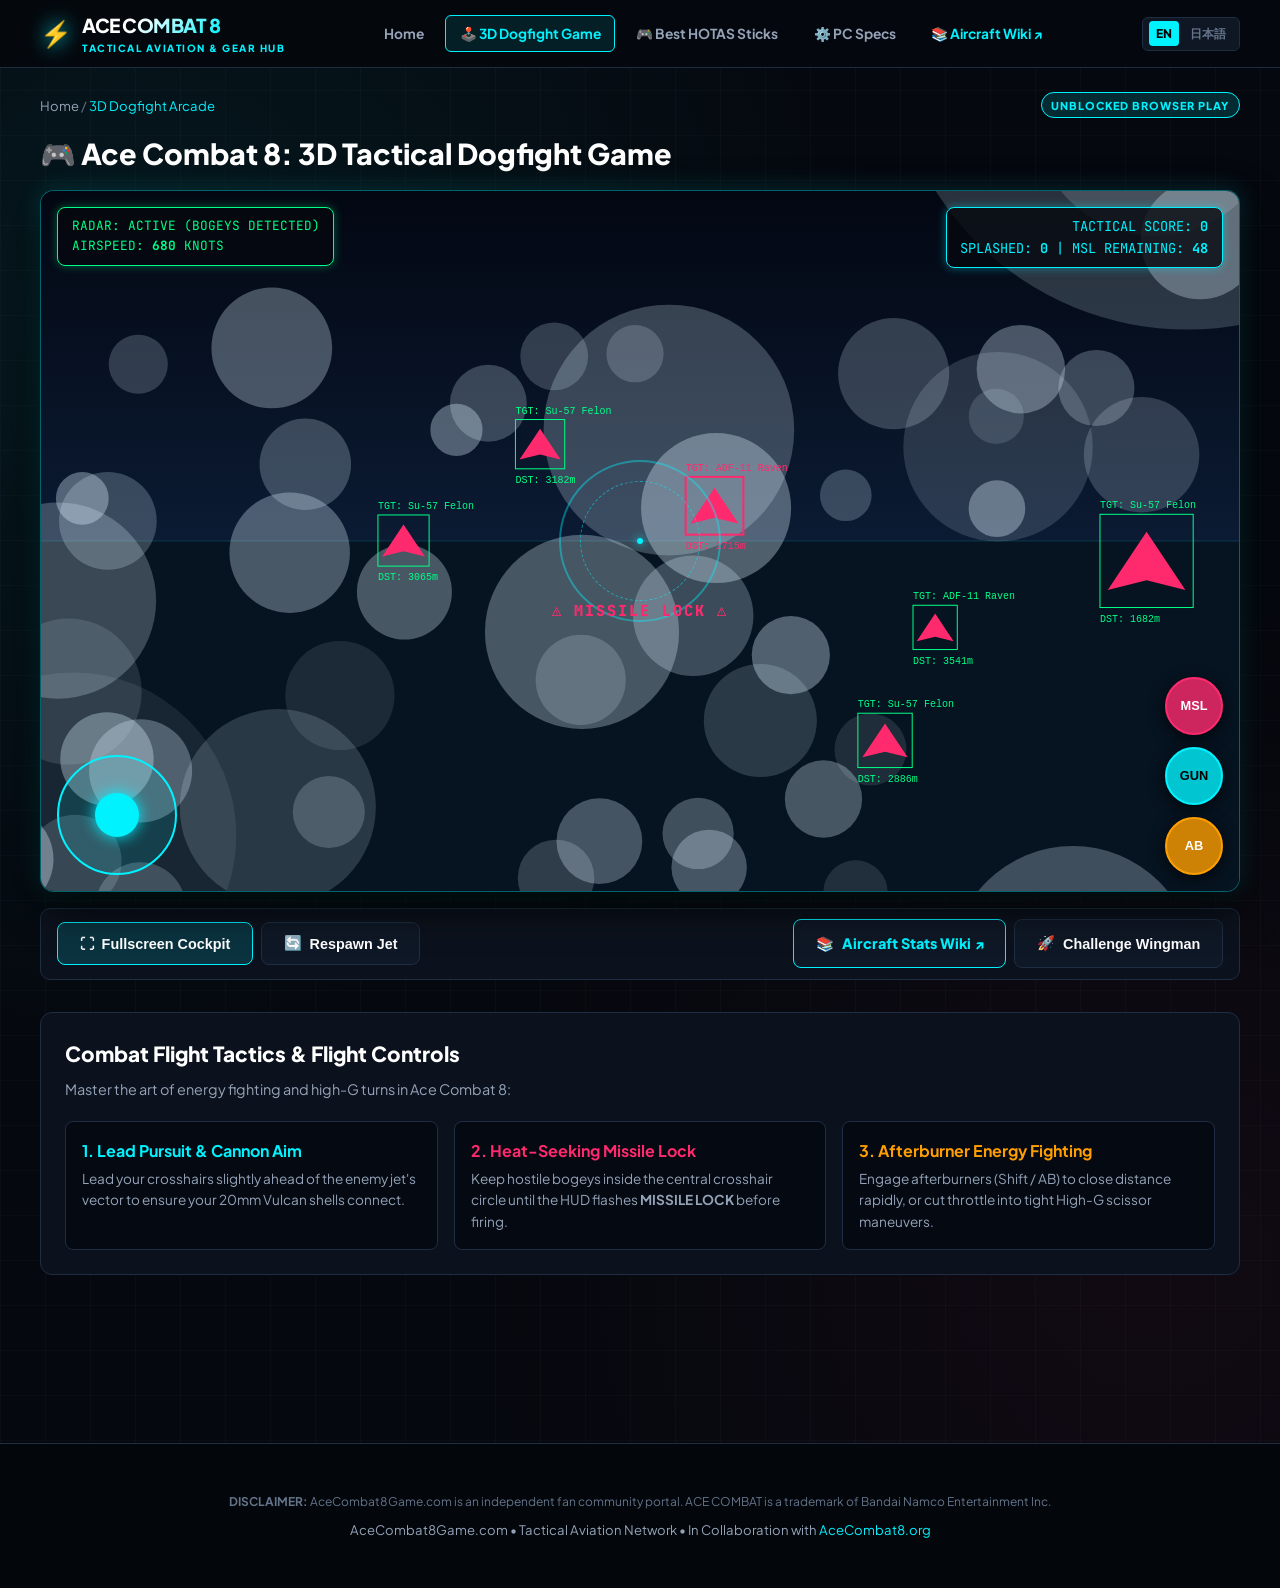
<file: play-online/index.html>
<!DOCTYPE html>
<html lang="en">
<head>
  <meta charset="UTF-8">
  <meta name="viewport" content="width=device-width, initial-scale=1.0">
  <title>Play Ace Combat 8 3D Dogfight Online Free - Jet Air Combat Arcade</title>
  <meta name="description" content="Play Ace Combat 8 3D Jet Dogfight free in your web browser. Pilot modern stealth fighters, lock heat-seeking missiles, and splash enemy bogeys. No download required.">
  <meta name="keywords" content="play ace combat 8 online, ace combat 8 free game, 3d jet dogfight browser, ace combat unblocked, jet fighter web game">

  <link rel="canonical" href="https://acecombat8game.com/play-online/">
  <link rel="alternate" hreflang="en" href="https://acecombat8game.com/play-online/">
  <link rel="alternate" hreflang="ja" href="https://acecombat8game.com/ja/play-online/">

  <!-- Open Graph -->
  <meta property="og:title" content="Play Ace Combat 8 3D Dogfight Online Free">
  <meta property="og:description" content="Engage in hypersonic 3D aerial dogfights directly in your browser. Pilot an F-22 Raptor with Vulcan cannons and Sidewinder missiles.">
  <meta property="og:type" content="game">
  <meta property="og:url" content="https://acecombat8game.com/play-online/">
  <meta property="og:image" content="https://acecombat8game.com/images/hero.jpg">

  <link rel="icon" href="data:image/svg+xml,<svg xmlns=%22http://www.w3.org/2000/svg%22 viewBox=%220 0 100 100%22><text y=%22.9em%22 font-size=%2290%22>✈️</text></svg>">

  <!-- Google Fonts -->
  <link rel="preconnect" href="https://fonts.googleapis.com">
  <link rel="preconnect" href="https://fonts.gstatic.com" crossorigin>
  <link href="https://fonts.googleapis.com/css2?family=JetBrains+Mono:wght@500;700;800&family=Plus+Jakarta+Sans:wght@400;600;700;800;900&display=swap" rel="stylesheet">

  <link rel="stylesheet" href="/style.css">
</head>
<body>
  <!-- Header Bar -->
  <header class="site-header">
    <div class="header-content">
      <a href="/" class="brand-logo">
        <span class="brand-icon">⚡</span>
        <div>
          <span class="brand-title">ACE COMBAT 8</span>
          <span class="brand-sub">TACTICAL AVIATION & GEAR HUB</span>
        </div>
      </a>

      <nav class="top-nav" id="siteNav">
        <a href="/" class="nav-link">Home</a>
        <a href="/play-online/" class="nav-link active">🕹️ 3D Dogfight Game</a>
        <a href="/hardware/" class="nav-link">🎮 Best HOTAS Sticks</a>
        <a href="/system-requirements/" class="nav-link">⚙️ PC Specs</a>
        <a href="https://acecombat8.org/" target="_blank" rel="noopener" class="nav-link" style="color: var(--hud-cyan);">📚 Aircraft Wiki ↗</a>
      </nav>

      <div class="header-right">
        <div class="lang-switch">
          <a href="/play-online/" class="lang-btn active">EN</a>
          <a href="/ja/play-online/" class="lang-btn">日本語</a>
        </div>
        <button class="mobile-menu-toggle" id="menuToggle" aria-label="Toggle Menu">☰</button>
      </div>
    </div>
  </header>

  <!-- Main Container -->
  <main class="main-content">
    <!-- Breadcrumbs -->
    <div style="display: flex; justify-content: space-between; align-items: center; margin-bottom: 0.75rem;">
      <div style="font-size: 0.82rem; color: var(--text-dim);">
        <a href="/" style="color: var(--text-muted); text-decoration: none;">Home</a> / <span style="color: var(--hud-cyan);">3D Dogfight Arcade</span>
      </div>
      <span class="hero-badge" style="margin: 0; padding: 0.2rem 0.6rem; font-size: 0.68rem;">UNBLOCKED BROWSER PLAY</span>
    </div>

    <h1 style="font-size: clamp(1.3rem, 3vw, 1.8rem); font-weight: 900; color: #fff; margin-bottom: 0.85rem; display: flex; align-items: center; gap: 0.5rem;">
      🎮 Ace Combat 8: 3D Tactical Dogfight Game
    </h1>

    <!-- 3D Arcade Container -->
    <div id="gameWrapper" class="dogfight-game-wrapper" style="height: clamp(540px, 78vh, 750px);">
      <canvas id="dogfightCanvas"></canvas>

      <!-- Tactical HUD Overlay -->
      <div class="game-hud-overlay">
        <div class="hud-top-bar">
          <div class="hud-radar-box">
            <span>RADAR: ACTIVE (BOGEYS DETECTED)</span><br>
            <span>AIRSPEED: <strong id="hudSpeed">680</strong> KNOTS</span>
          </div>
          <div class="hud-score-box">
            <span>TACTICAL SCORE: <strong id="hudScore">0</strong></span><br>
            <span>SPLASHED: <strong id="hudKills">0</strong> | MSL REMAINING: <strong id="hudMissiles">48</strong></span>
          </div>
        </div>

        <div class="hud-center-crosshair">
          <div class="crosshair-center-dot"></div>
        </div>

        <div id="lockWarning" class="hud-lock-warning" style="display: none;">
          ⚠️ MISSILE LOCK ⚠️
        </div>

        <!-- Mobile Virtual Controls -->
        <div class="mobile-flight-controls">
          <div class="touch-stick-area" id="touchStick">
            <div class="touch-stick-thumb" id="stickThumb"></div>
          </div>
          <div class="touch-action-buttons">
            <button class="btn-flight-touch btn-missile" id="btnFireMissile" type="button">MSL</button>
            <button class="btn-flight-touch btn-gun" id="btnFireGun" type="button">GUN</button>
            <button class="btn-flight-touch btn-afterburner" id="btnBoost" type="button">AB</button>
          </div>
        </div>
      </div>
    </div>

    <!-- Arcade Action Toolbar -->
    <div style="background: var(--bg-card); border: 1px solid var(--border-color); border-radius: 10px; padding: 0.65rem 1rem; display: flex; justify-content: space-between; align-items: center; flex-wrap: wrap; gap: 0.5rem; margin-bottom: 2rem;">
      <div style="display: flex; gap: 0.5rem; flex-wrap: wrap;">
        <button id="fullscreenBtn" class="btn-secondary" type="button" style="background: rgba(0,242,254,0.15); border-color: var(--hud-cyan); color: #fff;">
          <span>⛶</span> Fullscreen Cockpit
        </button>
        <button id="restartBtn" class="btn-secondary" type="button">
          <span>🔄</span> Respawn Jet
        </button>
      </div>

      <div style="display: flex; gap: 0.5rem; flex-wrap: wrap;">
        <a href="https://acecombat8.org/" target="_blank" rel="noopener" class="btn-secondary" style="border-color: var(--hud-cyan); color: var(--hud-cyan); text-decoration: none;">
          <span>📚</span> Aircraft Stats Wiki ↗
        </a>
        <button id="shareBtn" class="btn-secondary" type="button">
          <span>🚀</span> Challenge Wingman
        </button>
      </div>
    </div>

    <!-- Flight Tactics & Controls Manual -->
    <section class="tactical-card" style="margin-bottom: 2.5rem;">
      <h3 style="color: #fff; font-size: 1.3rem; margin-bottom: 0.5rem;">Combat Flight Tactics & Flight Controls</h3>
      <p style="color: var(--text-muted); font-size: 0.9rem;">
        Master the art of energy fighting and high-G turns in Ace Combat 8:
      </p>

      <div style="display: grid; grid-template-columns: repeat(auto-fit, minmax(260px, 1fr)); gap: 1rem; margin-top: 1rem;">
        <div style="background: #050912; padding: 1rem; border-radius: 8px; border: 1px solid var(--border-color);">
          <h4 style="color: var(--hud-cyan); margin-bottom: 0.25rem;">1. Lead Pursuit & Cannon Aim</h4>
          <p style="font-size: 0.85rem; color: var(--text-muted); margin: 0;">Lead your crosshairs slightly ahead of the enemy jet's vector to ensure your 20mm Vulcan shells connect.</p>
        </div>
        <div style="background: #050912; padding: 1rem; border-radius: 8px; border: 1px solid var(--border-color);">
          <h4 style="color: var(--missile-red); margin-bottom: 0.25rem;">2. Heat-Seeking Missile Lock</h4>
          <p style="font-size: 0.85rem; color: var(--text-muted); margin: 0;">Keep hostile bogeys inside the central crosshair circle until the HUD flashes <strong>MISSILE LOCK</strong> before firing.</p>
        </div>
        <div style="background: #050912; padding: 1rem; border-radius: 8px; border: 1px solid var(--border-color);">
          <h4 style="color: var(--afterburner-amber); margin-bottom: 0.25rem;">3. Afterburner Energy Fighting</h4>
          <p style="font-size: 0.85rem; color: var(--text-muted); margin: 0;">Engage afterburners (Shift / AB) to close distance rapidly, or cut throttle into tight High-G scissor maneuvers.</p>
        </div>
      </div>
    </section>
  </main>

  <!-- Share / Challenge Modal -->
  <div id="shareModal" class="share-modal-overlay" style="position: fixed; inset: 0; background: rgba(3,5,10,0.85); backdrop-filter: blur(8px); display: none; align-items: center; justify-content: center; z-index: 9999; padding: 1rem;">
    <div style="background: #0c121d; border: 1px solid var(--hud-cyan); border-radius: 14px; max-width: 440px; width: 100%; padding: 1.5rem; box-shadow: 0 20px 50px rgba(0,0,0,0.9);">
      <div style="display: flex; justify-content: space-between; align-items: center; margin-bottom: 1rem;">
        <h3 style="color: #fff; font-size: 1.2rem; display: flex; align-items: center; gap: 0.5rem;"><span>🚀</span> Challenge a Wingman</h3>
        <button id="closeShareModal" style="background: transparent; border: none; color: #fff; font-size: 1.5rem; cursor: pointer;">×</button>
      </div>
      <p style="font-size: 0.88rem; color: var(--text-muted); margin-bottom: 1.25rem;">
        Share your dogfight sortie link and challenge your friends to beat your high score!
      </p>
      <div style="display: flex; gap: 0.5rem; margin-bottom: 1.25rem;">
        <input id="shareLinkInput" type="text" readonly value="https://acecombat8game.com/play-online/" style="flex: 1; background: #05080e; border: 1px solid var(--border-color); color: var(--hud-cyan); padding: 0.6rem 0.8rem; border-radius: 6px; font-family: monospace; font-size: 0.82rem;">
        <button id="copyShareBtn" class="btn-primary" style="padding: 0.6rem 1rem; white-space: nowrap;">Copy</button>
      </div>
      <div style="display: grid; grid-template-columns: repeat(3, 1fr); gap: 0.5rem;">
        <a id="shareX" href="#" target="_blank" rel="noopener" class="btn-secondary" style="justify-content: center; font-size: 0.8rem;">𝕏 Twitter</a>
        <a id="shareWA" href="#" target="_blank" rel="noopener" class="btn-secondary" style="justify-content: center; font-size: 0.8rem;">WhatsApp</a>
        <a id="shareTG" href="#" target="_blank" rel="noopener" class="btn-secondary" style="justify-content: center; font-size: 0.8rem;">Telegram</a>
      </div>
    </div>
  </div>

  <!-- Site Footer -->
  <footer class="site-footer">
    <div class="footer-content">
      <p class="disclaimer-text">
        <strong>DISCLAIMER:</strong> AceCombat8Game.com is an independent fan community portal. ACE COMBAT is a trademark of Bandai Namco Entertainment Inc.
      </p>
      <p class="copyright-sub">AceCombat8Game.com • Tactical Aviation Network • In Collaboration with <a href="https://acecombat8.org/" target="_blank" rel="noopener" style="color: var(--hud-cyan); text-decoration: none;">AceCombat8.org</a></p>
    </div>
  </footer>

  <script src="/dogfight.js"></script>
  <script>
    const menuToggle = document.getElementById('menuToggle');
    const siteNav = document.getElementById('siteNav');
    if (menuToggle && siteNav) {
      menuToggle.addEventListener('click', () => {
        siteNav.classList.toggle('open');
      });
    }

    const fullscreenBtn = document.getElementById('fullscreenBtn');
    const gameWrapper = document.getElementById('gameWrapper');
    if (fullscreenBtn && gameWrapper) {
      fullscreenBtn.addEventListener('click', () => {
        if (gameWrapper.requestFullscreen) {
          gameWrapper.requestFullscreen();
        } else if (gameWrapper.webkitRequestFullscreen) {
          gameWrapper.webkitRequestFullscreen();
        }
      });
    }

    const restartBtn = document.getElementById('restartBtn');
    if (restartBtn) {
      restartBtn.addEventListener('click', () => {
        window.location.reload();
      });
    }

    // Share Modal
    const shareBtn = document.getElementById('shareBtn');
    const shareModal = document.getElementById('shareModal');
    const closeShareModal = document.getElementById('closeShareModal');
    const copyShareBtn = document.getElementById('copyShareBtn');
    const shareLinkInput = document.getElementById('shareLinkInput');

    const shareUrl = window.location.href;
    const shareText = "I just scored in Ace Combat 8 3D Jet Dogfight! Can you beat my high score? ✈️🔥";

    const shareX = document.getElementById('shareX');
    const shareWA = document.getElementById('shareWA');
    const shareTG = document.getElementById('shareTG');

    if (shareX) shareX.href = `https://twitter.com/intent/tweet?text=${encodeURIComponent(shareText)}&url=${encodeURIComponent(shareUrl)}`;
    if (shareWA) shareWA.href = `https://api.whatsapp.com/send?text=${encodeURIComponent(shareText + ' ' + shareUrl)}`;
    if (shareTG) shareTG.href = `https://t.me/share/url?url=${encodeURIComponent(shareUrl)}&text=${encodeURIComponent(shareText)}`;

    if (shareBtn) {
      shareBtn.addEventListener('click', async () => {
        if (navigator.share && /mobile|android|iphone/i.test(navigator.userAgent)) {
          try {
            await navigator.share({ title: 'Ace Combat 8 3D Dogfight', text: shareText, url: shareUrl });
            return;
          } catch (e) {}
        }
        if (shareModal) shareModal.style.display = 'flex';
      });
    }

    if (closeShareModal && shareModal) {
      closeShareModal.addEventListener('click', () => { shareModal.style.display = 'none'; });
      shareModal.addEventListener('click', (e) => { if (e.target === shareModal) shareModal.style.display = 'none'; });
    }

    if (copyShareBtn && shareLinkInput) {
      copyShareBtn.addEventListener('click', () => {
        navigator.clipboard.writeText(shareLinkInput.value).then(() => {
          copyShareBtn.textContent = 'Copied! 🎉';
          setTimeout(() => { copyShareBtn.textContent = 'Copy'; }, 2000);
        });
      });
    }
  </script>
</body>
</html>
</file>
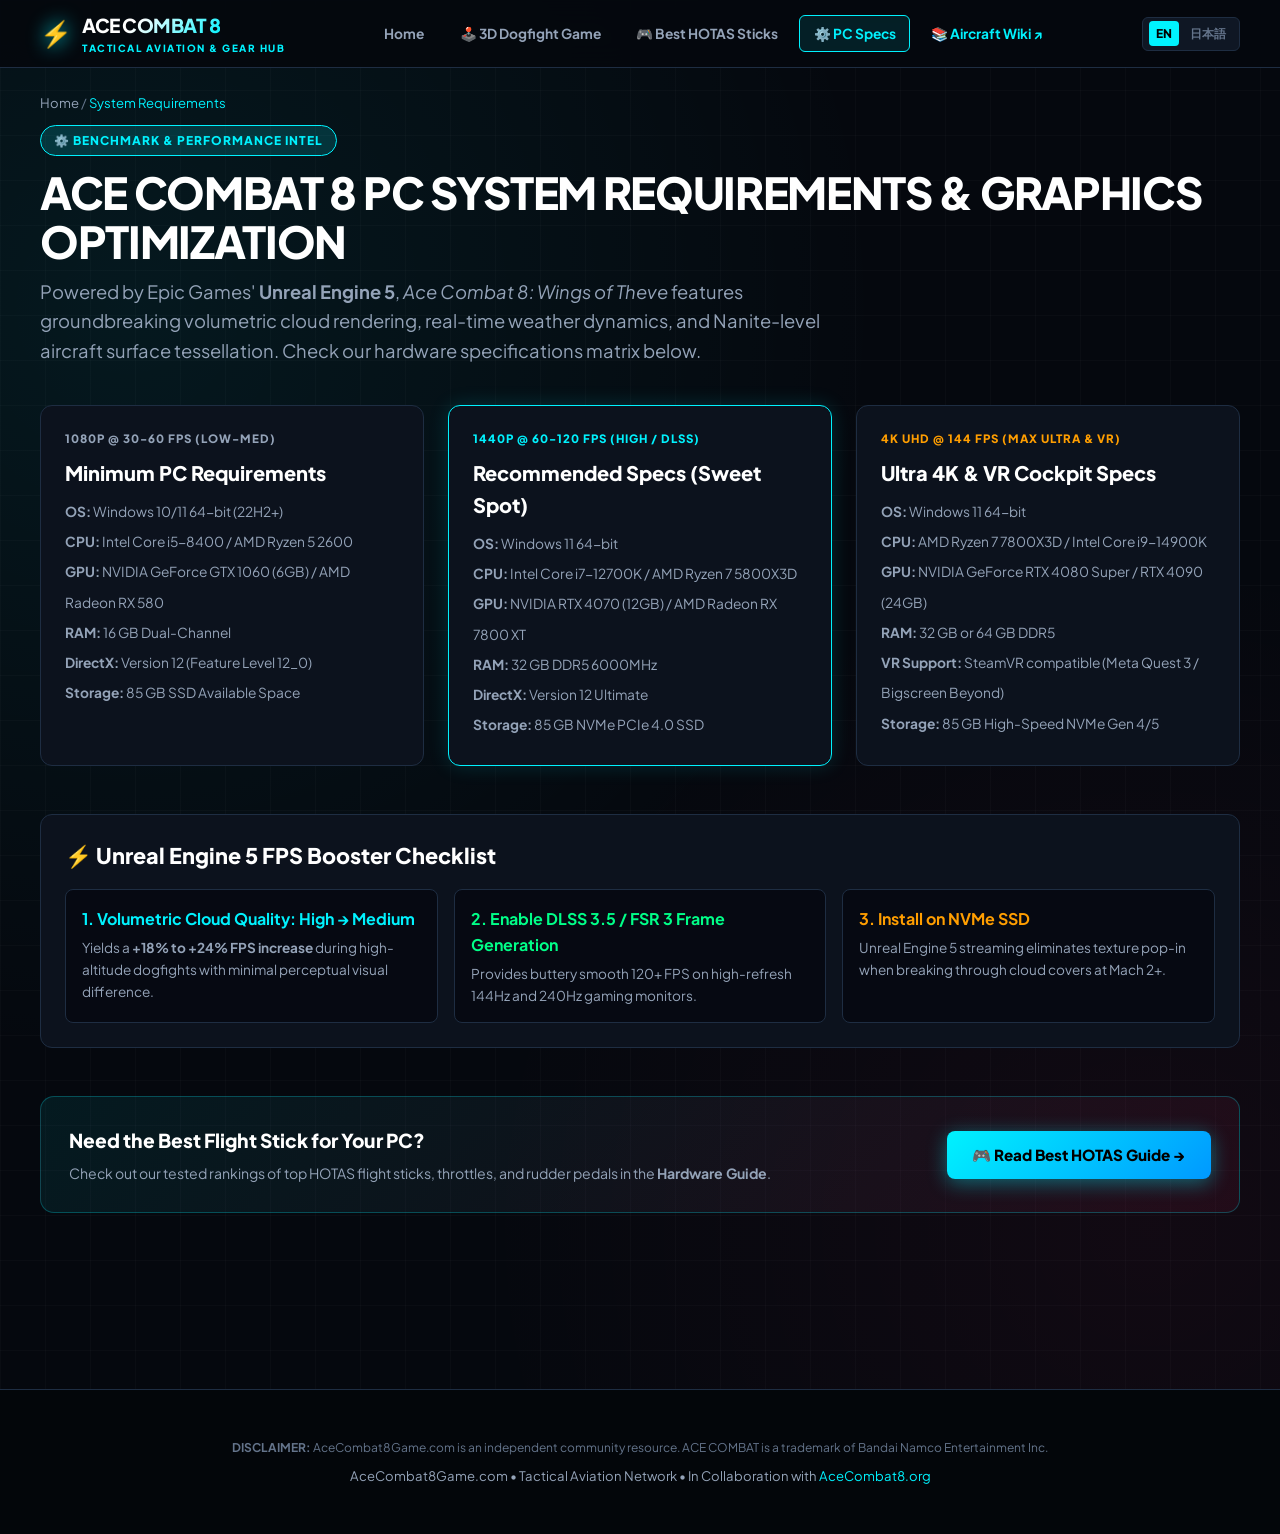
<file: system-requirements/index.html>
<!DOCTYPE html>
<html lang="en">
<head>
  <meta charset="UTF-8">
  <meta name="viewport" content="width=device-width, initial-scale=1.0">
  <title>Ace Combat 8 PC System Requirements & FPS Optimization Guide (2026)</title>
  <meta name="description" content="Official PC system requirements for Ace Combat 8: Wings of Theve. Minimum, recommended, and 4K 144Hz ultra specs. Unreal Engine 5 Lumen & DLSS settings optimization.">
  <meta name="keywords" content="ace combat 8 pc requirements, ace combat 8 system requirements, ace combat 8 can i run it, ace combat 8 graphics settings, ace combat 8 fps boost">

  <link rel="canonical" href="https://acecombat8game.com/system-requirements/">
  <link rel="alternate" hreflang="en" href="https://acecombat8game.com/system-requirements/">
  <link rel="alternate" hreflang="ja" href="https://acecombat8game.com/ja/system-requirements/">

  <!-- Open Graph -->
  <meta property="og:title" content="Ace Combat 8 PC System Requirements & Optimization Guide">
  <meta property="og:description" content="Can your PC run Ace Combat 8? Check GPU, CPU, RAM specs and our recommended Unreal Engine 5 graphics settings for 144+ FPS.">
  <meta property="og:type" content="article">
  <meta property="og:url" content="https://acecombat8game.com/system-requirements/">
  <meta property="og:image" content="https://acecombat8game.com/images/hero.jpg">

  <link rel="icon" href="data:image/svg+xml,<svg xmlns=%22http://www.w3.org/2000/svg%22 viewBox=%220 0 100 100%22><text y=%22.9em%22 font-size=%2290%22>✈️</text></svg>">

  <!-- Google Fonts -->
  <link rel="preconnect" href="https://fonts.googleapis.com">
  <link rel="preconnect" href="https://fonts.gstatic.com" crossorigin>
  <link href="https://fonts.googleapis.com/css2?family=JetBrains+Mono:wght@500;700;800&family=Plus+Jakarta+Sans:wght@400;600;700;800;900&display=swap" rel="stylesheet">

  <link rel="stylesheet" href="/style.css">
</head>
<body>
  <!-- Header Bar -->
  <header class="site-header">
    <div class="header-content">
      <a href="/" class="brand-logo">
        <span class="brand-icon">⚡</span>
        <div>
          <span class="brand-title">ACE COMBAT 8</span>
          <span class="brand-sub">TACTICAL AVIATION & GEAR HUB</span>
        </div>
      </a>

      <nav class="top-nav" id="siteNav">
        <a href="/" class="nav-link">Home</a>
        <a href="/play-online/" class="nav-link">🕹️ 3D Dogfight Game</a>
        <a href="/hardware/" class="nav-link">🎮 Best HOTAS Sticks</a>
        <a href="/system-requirements/" class="nav-link active">⚙️ PC Specs</a>
        <a href="https://acecombat8.org/" target="_blank" rel="noopener" class="nav-link" style="color: var(--hud-cyan);">📚 Aircraft Wiki ↗</a>
      </nav>

      <div class="header-right">
        <div class="lang-switch">
          <a href="/system-requirements/" class="lang-btn active">EN</a>
          <a href="/ja/" class="lang-btn">日本語</a>
        </div>
        <button class="mobile-menu-toggle" id="menuToggle" aria-label="Toggle Menu">☰</button>
      </div>
    </div>
  </header>

  <!-- Main Container -->
  <main class="main-content">
    <!-- Breadcrumbs -->
    <div style="font-size: 0.82rem; color: var(--text-dim); margin-bottom: 0.75rem;">
      <a href="/" style="color: var(--text-muted); text-decoration: none;">Home</a> / <span style="color: var(--hud-cyan);">System Requirements</span>
    </div>

    <!-- Title Section -->
    <section style="margin-bottom: 2.5rem;">
      <span class="hero-badge">⚙️ BENCHMARK & PERFORMANCE INTEL</span>
      <h1 class="hero-title" style="font-size: clamp(1.8rem, 3.8vw, 2.75rem);">
        ACE COMBAT 8 PC SYSTEM REQUIREMENTS & GRAPHICS OPTIMIZATION
      </h1>
      <p class="hero-desc">
        Powered by Epic Games' <strong>Unreal Engine 5</strong>, <em>Ace Combat 8: Wings of Theve</em> features groundbreaking volumetric cloud rendering, real-time weather dynamics, and Nanite-level aircraft surface tessellation. Check our hardware specifications matrix below.
      </p>
    </section>

    <!-- Specs Grid -->
    <div class="grid-3" style="grid-template-columns: repeat(auto-fit, minmax(300px, 1fr)); margin-bottom: 3rem;">
      <!-- Minimum Specs -->
      <div class="tactical-card">
        <span class="card-tag" style="color: var(--text-muted);">1080P @ 30-60 FPS (LOW-MED)</span>
        <h3>Minimum PC Requirements</h3>
        <ul style="font-size: 0.86rem; color: var(--text-muted); list-style: none; line-height: 2.2;">
          <li><strong>OS:</strong> Windows 10/11 64-bit (22H2+)</li>
          <li><strong>CPU:</strong> Intel Core i5-8400 / AMD Ryzen 5 2600</li>
          <li><strong>GPU:</strong> NVIDIA GeForce GTX 1060 (6GB) / AMD Radeon RX 580</li>
          <li><strong>RAM:</strong> 16 GB Dual-Channel</li>
          <li><strong>DirectX:</strong> Version 12 (Feature Level 12_0)</li>
          <li><strong>Storage:</strong> 85 GB SSD Available Space</li>
        </ul>
      </div>

      <!-- Recommended Specs -->
      <div class="tactical-card" style="border-color: var(--hud-cyan); box-shadow: 0 0 20px rgba(0, 242, 254, 0.15);">
        <span class="card-tag" style="color: var(--hud-cyan);">1440P @ 60-120 FPS (HIGH / DLSS)</span>
        <h3>Recommended Specs (Sweet Spot)</h3>
        <ul style="font-size: 0.86rem; color: var(--text-muted); list-style: none; line-height: 2.2;">
          <li><strong>OS:</strong> Windows 11 64-bit</li>
          <li><strong>CPU:</strong> Intel Core i7-12700K / AMD Ryzen 7 5800X3D</li>
          <li><strong>GPU:</strong> NVIDIA RTX 4070 (12GB) / AMD Radeon RX 7800 XT</li>
          <li><strong>RAM:</strong> 32 GB DDR5 6000MHz</li>
          <li><strong>DirectX:</strong> Version 12 Ultimate</li>
          <li><strong>Storage:</strong> 85 GB NVMe PCIe 4.0 SSD</li>
        </ul>
      </div>

      <!-- Ultra 4K Enthusiast -->
      <div class="tactical-card">
        <span class="card-tag" style="color: var(--afterburner-amber);">4K UHD @ 144 FPS (MAX ULTRA & VR)</span>
        <h3>Ultra 4K & VR Cockpit Specs</h3>
        <ul style="font-size: 0.86rem; color: var(--text-muted); list-style: none; line-height: 2.2;">
          <li><strong>OS:</strong> Windows 11 64-bit</li>
          <li><strong>CPU:</strong> AMD Ryzen 7 7800X3D / Intel Core i9-14900K</li>
          <li><strong>GPU:</strong> NVIDIA GeForce RTX 4080 Super / RTX 4090 (24GB)</li>
          <li><strong>RAM:</strong> 32 GB or 64 GB DDR5</li>
          <li><strong>VR Support:</strong> SteamVR compatible (Meta Quest 3 / Bigscreen Beyond)</li>
          <li><strong>Storage:</strong> 85 GB High-Speed NVMe Gen 4/5</li>
        </ul>
      </div>
    </div>

    <!-- Graphics Optimization Checklist -->
    <section class="tactical-card" style="margin-bottom: 3rem;">
      <h2 style="font-size: 1.35rem; font-weight: 800; color: #fff; margin-bottom: 0.75rem;">
        ⚡ Unreal Engine 5 FPS Booster Checklist
      </h2>
      <div style="display: grid; grid-template-columns: repeat(auto-fit, minmax(260px, 1fr)); gap: 1rem; margin-top: 1rem;">
        <div style="background: #060912; padding: 1rem; border-radius: 8px; border: 1px solid var(--border-color);">
          <h4 style="color: var(--hud-cyan); margin-bottom: 0.35rem;">1. Volumetric Cloud Quality: High → Medium</h4>
          <p style="font-size: 0.85rem; color: var(--text-muted); margin: 0;">Yields a <strong>+18% to +24% FPS increase</strong> during high-altitude dogfights with minimal perceptual visual difference.</p>
        </div>
        <div style="background: #060912; padding: 1rem; border-radius: 8px; border: 1px solid var(--border-color);">
          <h4 style="color: var(--hud-green); margin-bottom: 0.35rem;">2. Enable DLSS 3.5 / FSR 3 Frame Generation</h4>
          <p style="font-size: 0.85rem; color: var(--text-muted); margin: 0;">Provides buttery smooth 120+ FPS on high-refresh 144Hz and 240Hz gaming monitors.</p>
        </div>
        <div style="background: #060912; padding: 1rem; border-radius: 8px; border: 1px solid var(--border-color);">
          <h4 style="color: var(--afterburner-amber); margin-bottom: 0.35rem;">3. Install on NVMe SSD</h4>
          <p style="font-size: 0.85rem; color: var(--text-muted); margin: 0;">Unreal Engine 5 streaming eliminates texture pop-in when breaking through cloud covers at Mach 2+.</p>
        </div>
      </div>
    </section>

    <!-- Cross-Network Synergy Callout -->
    <div class="synergy-box">
      <div class="synergy-text">
        <h4>Need the Best Flight Stick for Your PC?</h4>
        <p>Check out our tested rankings of top HOTAS flight sticks, throttles, and rudder pedals in the <strong>Hardware Guide</strong>.</p>
      </div>
      <a href="/hardware/" class="btn-primary" style="white-space: nowrap;">
        <span>🎮 Read Best HOTAS Guide →</span>
      </a>
    </div>
  </main>

  <!-- Site Footer -->
  <footer class="site-footer">
    <div class="footer-content">
      <p class="disclaimer-text">
        <strong>DISCLAIMER:</strong> AceCombat8Game.com is an independent community resource. ACE COMBAT is a trademark of Bandai Namco Entertainment Inc.
      </p>
      <p class="copyright-sub">AceCombat8Game.com • Tactical Aviation Network • In Collaboration with <a href="https://acecombat8.org/" target="_blank" rel="noopener" style="color: var(--hud-cyan); text-decoration: none;">AceCombat8.org</a></p>
    </div>
  </footer>

  <script>
    const menuToggle = document.getElementById('menuToggle');
    const siteNav = document.getElementById('siteNav');
    if (menuToggle && siteNav) {
      menuToggle.addEventListener('click', () => {
        siteNav.classList.toggle('open');
      });
    }
  </script>
</body>
</html>
</file>
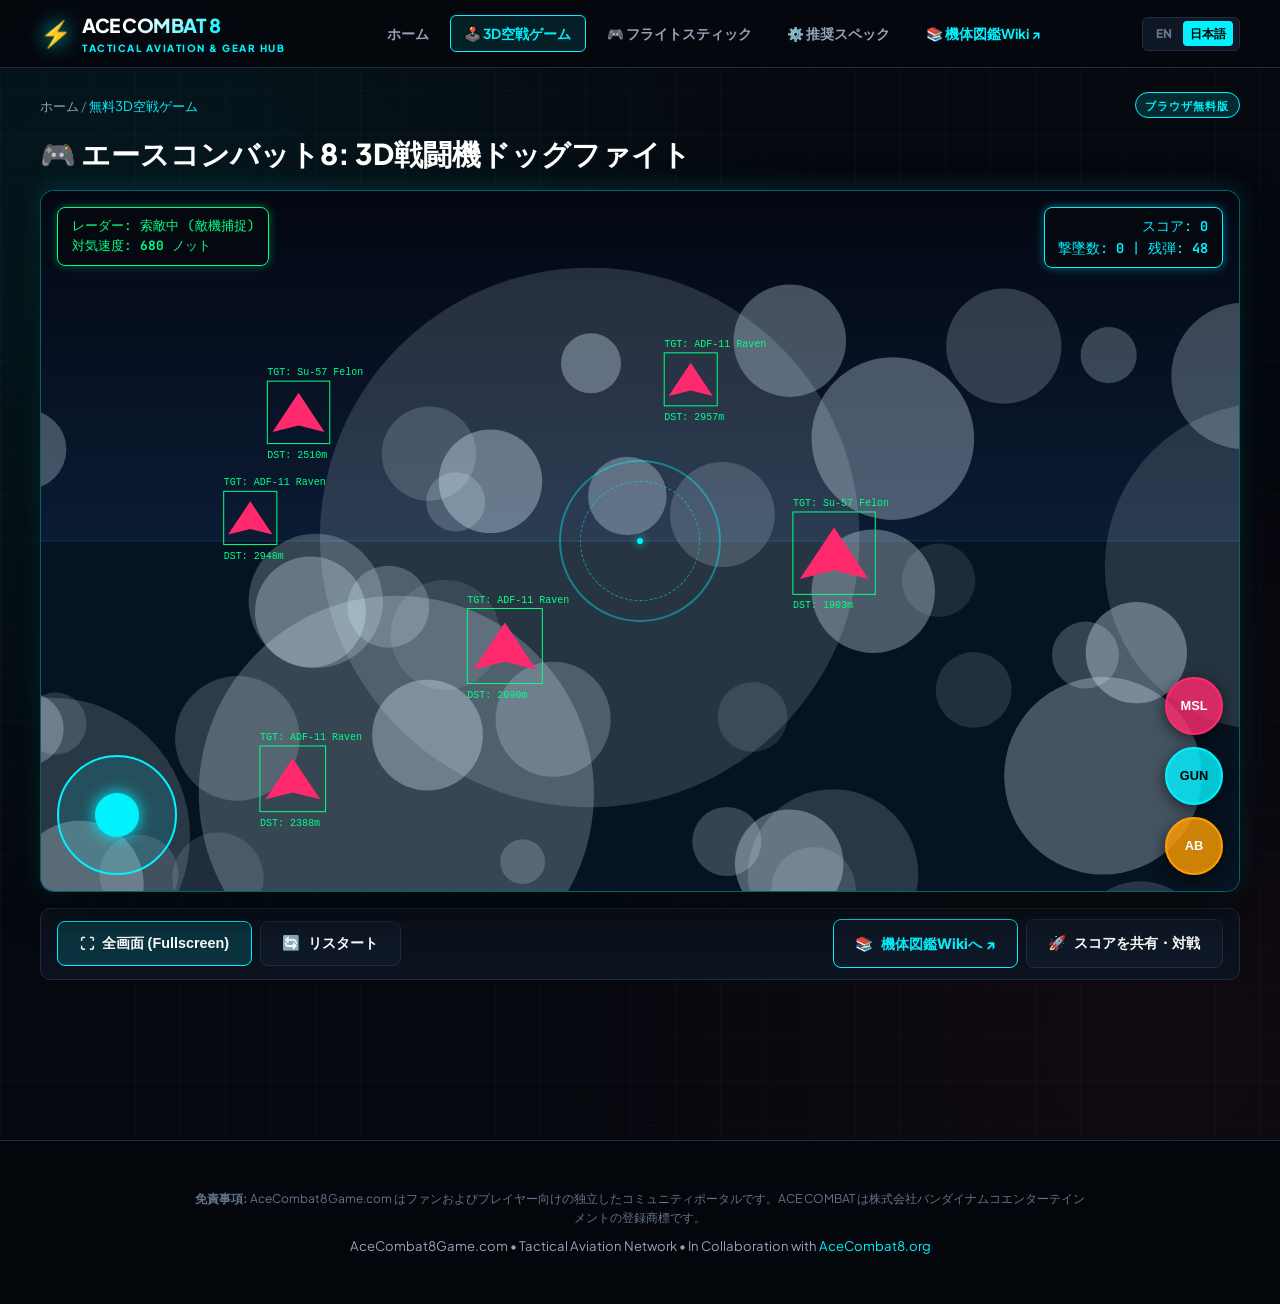
<file: ja/play-online/index.html>
<!DOCTYPE html>
<html lang="ja">
<head>
  <meta charset="UTF-8">
  <meta name="viewport" content="width=device-width, initial-scale=1.0">
  <title>エースコンバット8 無料3D戦闘機ドッグファイト オンラインプレイ</title>
  <meta name="description" content="エースコンバット8の3D戦闘機ドッグファイトをブラウザで今すぐ無料プレイ！F-22で出撃し、機関砲と誘導ミサイルで敵機を撃墜せよ。ダウンロード不要。">
  <meta name="keywords" content="エースコンバット8 無料, エースコンバット8 プレイ, 戦闘機 無料ゲーム, 3Dフライトシューティング">

  <link rel="canonical" href="https://acecombat8game.com/ja/play-online/">
  <link rel="alternate" hreflang="en" href="https://acecombat8game.com/play-online/">
  <link rel="alternate" hreflang="ja" href="https://acecombat8game.com/ja/play-online/">

  <!-- Open Graph -->
  <meta property="og:title" content="エースコンバット8 無料3D戦闘機ドッグファイト">
  <meta property="og:description" content="ブラウザで手軽に遊べる3D戦闘機空戦アクション！ハイスコアを目指して出撃しよう。">
  <meta property="og:type" content="game">
  <meta property="og:url" content="https://acecombat8game.com/ja/play-online/">
  <meta property="og:image" content="https://acecombat8game.com/images/hero.jpg">

  <link rel="icon" href="data:image/svg+xml,<svg xmlns=%22http://www.w3.org/2000/svg%22 viewBox=%220 0 100 100%22><text y=%22.9em%22 font-size=%2290%22>✈️</text></svg>">

  <!-- Google Fonts -->
  <link rel="preconnect" href="https://fonts.googleapis.com">
  <link rel="preconnect" href="https://fonts.gstatic.com" crossorigin>
  <link href="https://fonts.googleapis.com/css2?family=JetBrains+Mono:wght@500;700;800&family=Plus+Jakarta+Sans:wght@400;600;700;800;900&display=swap" rel="stylesheet">

  <link rel="stylesheet" href="/style.css">
</head>
<body>
  <!-- Header Bar -->
  <header class="site-header">
    <div class="header-content">
      <a href="/ja/" class="brand-logo">
        <span class="brand-icon">⚡</span>
        <div>
          <span class="brand-title">ACE COMBAT 8</span>
          <span class="brand-sub">TACTICAL AVIATION & GEAR HUB</span>
        </div>
      </a>

      <nav class="top-nav" id="siteNav">
        <a href="/ja/" class="nav-link">ホーム</a>
        <a href="/ja/play-online/" class="nav-link active">🕹️ 3D空戦ゲーム</a>
        <a href="/hardware/" class="nav-link">🎮 フライトスティック</a>
        <a href="/system-requirements/" class="nav-link">⚙️ 推奨スペック</a>
        <a href="https://acecombat8.org/ja/" target="_blank" rel="noopener" class="nav-link" style="color: var(--hud-cyan);">📚 機体図鑑Wiki ↗</a>
      </nav>

      <div class="header-right">
        <div class="lang-switch">
          <a href="/play-online/" class="lang-btn">EN</a>
          <a href="/ja/play-online/" class="lang-btn active">日本語</a>
        </div>
        <button class="mobile-menu-toggle" id="menuToggle" aria-label="メニュー開閉">☰</button>
      </div>
    </div>
  </header>

  <!-- Main Container -->
  <main class="main-content">
    <div style="display: flex; justify-content: space-between; align-items: center; margin-bottom: 0.75rem;">
      <div style="font-size: 0.82rem; color: var(--text-dim);">
        <a href="/ja/" style="color: var(--text-muted); text-decoration: none;">ホーム</a> / <span style="color: var(--hud-cyan);">無料3D空戦ゲーム</span>
      </div>
      <span class="hero-badge" style="margin: 0; padding: 0.2rem 0.6rem; font-size: 0.68rem;">ブラウザ無料版</span>
    </div>

    <h1 style="font-size: clamp(1.3rem, 3vw, 1.8rem); font-weight: 900; color: #fff; margin-bottom: 0.85rem; display: flex; align-items: center; gap: 0.5rem;">
      🎮 エースコンバット8: 3D戦闘機ドッグファイト
    </h1>

    <!-- 3D Arcade Container -->
    <div id="gameWrapper" class="dogfight-game-wrapper" style="height: clamp(540px, 78vh, 750px);">
      <canvas id="dogfightCanvas"></canvas>

      <div class="game-hud-overlay">
        <div class="hud-top-bar">
          <div class="hud-radar-box">
            <span>レーダー: 索敵中 (敵機捕捉)</span><br>
            <span>対気速度: <strong id="hudSpeed">680</strong> ノット</span>
          </div>
          <div class="hud-score-box">
            <span>スコア: <strong id="hudScore">0</strong></span><br>
            <span>撃墜数: <strong id="hudKills">0</strong> | 残弾: <strong id="hudMissiles">48</strong></span>
          </div>
        </div>

        <div class="hud-center-crosshair">
          <div class="crosshair-center-dot"></div>
        </div>

        <div id="lockWarning" class="hud-lock-warning" style="display: none;">
          ⚠️ ロックオン (MISSILE LOCK) ⚠️
        </div>

        <div class="mobile-flight-controls">
          <div class="touch-stick-area" id="touchStick">
            <div class="touch-stick-thumb" id="stickThumb"></div>
          </div>
          <div class="touch-action-buttons">
            <button class="btn-flight-touch btn-missile" id="btnFireMissile" type="button">MSL</button>
            <button class="btn-flight-touch btn-gun" id="btnFireGun" type="button">GUN</button>
            <button class="btn-flight-touch btn-afterburner" id="btnBoost" type="button">AB</button>
          </div>
        </div>
      </div>
    </div>

    <!-- Arcade Action Toolbar -->
    <div style="background: var(--bg-card); border: 1px solid var(--border-color); border-radius: 10px; padding: 0.65rem 1rem; display: flex; justify-content: space-between; align-items: center; flex-wrap: wrap; gap: 0.5rem; margin-bottom: 2rem;">
      <div style="display: flex; gap: 0.5rem; flex-wrap: wrap;">
        <button id="fullscreenBtn" class="btn-secondary" type="button" style="background: rgba(0,242,254,0.15); border-color: var(--hud-cyan); color: #fff;">
          <span>⛶</span> 全画面 (Fullscreen)
        </button>
        <button id="restartBtn" class="btn-secondary" type="button">
          <span>🔄</span> リスタート
        </button>
      </div>

      <div style="display: flex; gap: 0.5rem; flex-wrap: wrap;">
        <a href="https://acecombat8.org/ja/" target="_blank" rel="noopener" class="btn-secondary" style="border-color: var(--hud-cyan); color: var(--hud-cyan); text-decoration: none;">
          <span>📚</span> 機体図鑑Wikiへ ↗
        </a>
        <button id="shareBtn" class="btn-secondary" type="button">
          <span>🚀</span> スコアを共有・対戦
        </button>
      </div>
    </div>
  </main>

  <!-- Share Modal -->
  <div id="shareModal" class="share-modal-overlay" style="position: fixed; inset: 0; background: rgba(3,5,10,0.85); backdrop-filter: blur(8px); display: none; align-items: center; justify-content: center; z-index: 9999; padding: 1rem;">
    <div style="background: #0c121d; border: 1px solid var(--hud-cyan); border-radius: 14px; max-width: 440px; width: 100%; padding: 1.5rem; box-shadow: 0 20px 50px rgba(0,0,0,0.9);">
      <div style="display: flex; justify-content: space-between; align-items: center; margin-bottom: 1rem;">
        <h3 style="color: #fff; font-size: 1.2rem; display: flex; align-items: center; gap: 0.5rem;"><span>🚀</span> 友だちにスコアを共有</h3>
        <button id="closeShareModal" style="background: transparent; border: none; color: #fff; font-size: 1.5rem; cursor: pointer;">×</button>
      </div>
      <p style="font-size: 0.88rem; color: var(--text-muted); margin-bottom: 1.25rem;">
        ハイスコアを出して友だちと空戦対決しよう！
      </p>
      <div style="display: flex; gap: 0.5rem; margin-bottom: 1.25rem;">
        <input id="shareLinkInput" type="text" readonly value="https://acecombat8game.com/ja/play-online/" style="flex: 1; background: #05080e; border: 1px solid var(--border-color); color: var(--hud-cyan); padding: 0.6rem 0.8rem; border-radius: 6px; font-family: monospace; font-size: 0.82rem;">
        <button id="copyShareBtn" class="btn-primary" style="padding: 0.6rem 1rem; white-space: nowrap;">コピー</button>
      </div>
      <div style="display: grid; grid-template-columns: repeat(3, 1fr); gap: 0.5rem;">
        <a id="shareX" href="#" target="_blank" rel="noopener" class="btn-secondary" style="justify-content: center; font-size: 0.8rem;">𝕏 Twitter</a>
        <a id="shareLine" href="#" target="_blank" rel="noopener" class="btn-secondary" style="justify-content: center; font-size: 0.8rem;">LINE</a>
        <a id="shareWA" href="#" target="_blank" rel="noopener" class="btn-secondary" style="justify-content: center; font-size: 0.8rem;">WhatsApp</a>
      </div>
    </div>
  </div>

  <!-- Site Footer -->
  <footer class="site-footer">
    <div class="footer-content">
      <p class="disclaimer-text">
        <strong>免責事項:</strong> AceCombat8Game.com はファンおよびプレイヤー向けの独立したコミュニティポータルです。ACE COMBAT は株式会社バンダイナムコエンターテインメントの登録商標です。
      </p>
      <p class="copyright-sub">AceCombat8Game.com • Tactical Aviation Network • In Collaboration with <a href="https://acecombat8.org/ja/" target="_blank" rel="noopener" style="color: var(--hud-cyan); text-decoration: none;">AceCombat8.org</a></p>
    </div>
  </footer>

  <script src="/dogfight.js"></script>
  <script>
    const menuToggle = document.getElementById('menuToggle');
    const siteNav = document.getElementById('siteNav');
    if (menuToggle && siteNav) {
      menuToggle.addEventListener('click', () => {
        siteNav.classList.toggle('open');
      });
    }

    const fullscreenBtn = document.getElementById('fullscreenBtn');
    const gameWrapper = document.getElementById('gameWrapper');
    if (fullscreenBtn && gameWrapper) {
      fullscreenBtn.addEventListener('click', () => {
        if (gameWrapper.requestFullscreen) {
          gameWrapper.requestFullscreen();
        } else if (gameWrapper.webkitRequestFullscreen) {
          gameWrapper.webkitRequestFullscreen();
        }
      });
    }

    const restartBtn = document.getElementById('restartBtn');
    if (restartBtn) {
      restartBtn.addEventListener('click', () => {
        window.location.reload();
      });
    }

    // Japanese Share System
    const shareBtn = document.getElementById('shareBtn');
    const shareModal = document.getElementById('shareModal');
    const closeShareModal = document.getElementById('closeShareModal');
    const copyShareBtn = document.getElementById('copyShareBtn');
    const shareLinkInput = document.getElementById('shareLinkInput');

    const shareUrl = window.location.href;
    const shareText = "エースコンバット8の3D戦闘機ドッグファイトでハイスコア達成！撃墜勝負しよう✈️🔥";

    const shareX = document.getElementById('shareX');
    const shareLine = document.getElementById('shareLine');
    const shareWA = document.getElementById('shareWA');

    if (shareX) shareX.href = `https://twitter.com/intent/tweet?text=${encodeURIComponent(shareText)}&url=${encodeURIComponent(shareUrl)}`;
    if (shareLine) shareLine.href = `https://social-plugins.line.me/lineit/share?url=${encodeURIComponent(shareUrl)}`;
    if (shareWA) shareWA.href = `https://api.whatsapp.com/send?text=${encodeURIComponent(shareText + ' ' + shareUrl)}`;

    if (shareBtn) {
      shareBtn.addEventListener('click', async () => {
        if (navigator.share && /mobile|android|iphone/i.test(navigator.userAgent)) {
          try {
            await navigator.share({ title: 'エースコンバット8 3D空戦ゲーム', text: shareText, url: shareUrl });
            return;
          } catch (e) {}
        }
        if (shareModal) shareModal.style.display = 'flex';
      });
    }

    if (closeShareModal && shareModal) {
      closeShareModal.addEventListener('click', () => { shareModal.style.display = 'none'; });
      shareModal.addEventListener('click', (e) => { if (e.target === shareModal) shareModal.style.display = 'none'; });
    }

    if (copyShareBtn && shareLinkInput) {
      copyShareBtn.addEventListener('click', () => {
        navigator.clipboard.writeText(shareLinkInput.value).then(() => {
          copyShareBtn.textContent = 'コピー完了! 🎉';
          setTimeout(() => { copyShareBtn.textContent = 'コピー'; }, 2000);
        });
      });
    }
  </script>
</body>
</html>
</file>
<file: style.css>
/* ==========================================================================
   ACE COMBAT 8: WINGS OF THEVE - Tactical Aviation & Arcade Hub
   ========================================================================== */

:root {
  --bg-darkest: #05080e;
  --bg-card: #0c121d;
  --bg-card-hover: #121c2c;
  --bg-elevated: #162438;
  
  --hud-cyan: #00f2fe;
  --hud-cyan-glow: rgba(0, 242, 254, 0.4);
  --hud-green: #00ff88;
  --hud-green-glow: rgba(0, 255, 136, 0.35);
  --afterburner-amber: #ff9e00;
  --missile-red: #ff2a6d;
  
  --text-primary: #f8fafc;
  --text-muted: #94a3b8;
  --text-dim: #64748b;
  
  --border-color: #1e2d42;
  --border-glow: rgba(0, 242, 254, 0.25);
  
  --font-main: 'Plus Jakarta Sans', -apple-system, BlinkMacSystemFont, "Segoe UI", Roboto, sans-serif;
  --font-mono: 'JetBrains Mono', monospace;
}

*, *::before, *::after {
  box-sizing: border-box;
  margin: 0;
  padding: 0;
}

body {
  font-family: var(--font-main);
  background-color: var(--bg-darkest);
  color: var(--text-primary);
  line-height: 1.6;
  min-height: 100vh;
  background-image: 
    radial-gradient(circle at 10% 20%, rgba(0, 242, 254, 0.07) 0%, transparent 45%),
    radial-gradient(circle at 90% 80%, rgba(255, 42, 109, 0.05) 0%, transparent 40%),
    linear-gradient(rgba(255, 255, 255, 0.02) 1px, transparent 1px),
    linear-gradient(90deg, rgba(255, 255, 255, 0.02) 1px, transparent 1px);
  background-size: 100% 100%, 100% 100%, 45px 45px, 45px 45px;
}

/* Header & Navbar */
.site-header {
  background: rgba(5, 8, 14, 0.92);
  backdrop-filter: blur(14px);
  -webkit-backdrop-filter: blur(14px);
  border-bottom: 1px solid var(--border-color);
  position: sticky;
  top: 0;
  z-index: 1000;
}

.header-content {
  max-width: 1240px;
  margin: 0 auto;
  padding: 0.65rem 1.25rem;
  display: flex;
  justify-content: space-between;
  align-items: center;
  gap: 1rem;
  position: relative;
}

.brand-logo {
  display: flex;
  align-items: center;
  gap: 0.65rem;
  text-decoration: none;
  color: #fff;
  flex-shrink: 0;
}

.brand-icon {
  font-size: 1.6rem;
  filter: drop-shadow(0 0 10px var(--hud-cyan));
}

.brand-title {
  font-size: 1.2rem;
  font-weight: 900;
  letter-spacing: -0.5px;
  background: linear-gradient(135deg, #ffffff 40%, var(--hud-cyan) 100%);
  -webkit-background-clip: text;
  -webkit-text-fill-color: transparent;
}

.brand-sub {
  font-size: 0.62rem;
  font-weight: 800;
  letter-spacing: 1.5px;
  color: var(--hud-cyan);
  display: block;
}

.top-nav {
  display: flex;
  align-items: center;
  gap: 0.4rem;
}

.nav-link {
  color: var(--text-muted);
  text-decoration: none;
  font-size: 0.86rem;
  font-weight: 700;
  padding: 0.4rem 0.85rem;
  border-radius: 6px;
  transition: all 0.2s ease;
  border: 1px solid transparent;
  white-space: nowrap;
}

.nav-link:hover {
  color: #fff;
  background: rgba(255, 255, 255, 0.05);
  border-color: var(--border-color);
}

.nav-link.active {
  color: var(--hud-cyan);
  background: rgba(0, 242, 254, 0.1);
  border-color: var(--hud-cyan);
}

.header-right {
  display: flex;
  align-items: center;
  gap: 0.6rem;
}

.lang-switch {
  display: flex;
  align-items: center;
  gap: 0.25rem;
  background: #0f1724;
  padding: 0.2rem 0.35rem;
  border-radius: 6px;
  border: 1px solid var(--border-color);
  font-size: 0.75rem;
  font-weight: 800;
}

.lang-btn {
  color: var(--text-dim);
  text-decoration: none;
  padding: 0.2rem 0.45rem;
  border-radius: 4px;
}

.lang-btn.active {
  background: var(--hud-cyan);
  color: #000;
}

.mobile-menu-toggle {
  display: none;
  background: #0f1724;
  border: 1px solid var(--border-color);
  color: #fff;
  width: 36px;
  height: 36px;
  border-radius: 6px;
  align-items: center;
  justify-content: center;
  font-size: 1.1rem;
  cursor: pointer;
}

@media (max-width: 820px) {
  .brand-sub { display: none; }
  .mobile-menu-toggle { display: inline-flex; }
  .top-nav {
    display: none;
    position: absolute;
    top: 100%;
    left: 0;
    right: 0;
    background: #070c16f8;
    backdrop-filter: blur(16px);
    -webkit-backdrop-filter: blur(16px);
    border-bottom: 1px solid var(--border-color);
    padding: 1rem 1.25rem;
    flex-direction: column;
    gap: 0.5rem;
    box-shadow: 0 15px 35px rgba(0, 0, 0, 0.8);
    z-index: 999;
  }
  .top-nav.open { display: flex; }
  .top-nav .nav-link {
    width: 100%;
    text-align: center;
    padding: 0.65rem 1rem;
    font-size: 0.95rem;
  }
}

/* Main Content */
.main-content {
  max-width: 1240px;
  margin: 0 auto;
  padding: 1.5rem 1.25rem 4rem 1.25rem;
}

/* Tactical Hero Banner */
.hero-banner {
  position: relative;
  border-radius: 16px;
  overflow: hidden;
  border: 1px solid var(--border-glow);
  box-shadow: 0 15px 40px rgba(0, 0, 0, 0.8), 0 0 30px rgba(0, 242, 254, 0.15);
  margin-bottom: 2.5rem;
  background: #000;
}

.hero-img-wrap {
  position: relative;
  width: 100%;
  height: clamp(340px, 50vh, 520px);
}

.hero-img-wrap img {
  width: 100%;
  height: 100%;
  object-fit: cover;
  object-position: center 35%;
  display: block;
}

.hero-overlay {
  position: absolute;
  inset: 0;
  background: linear-gradient(180deg, rgba(5,8,14,0.2) 0%, rgba(5,8,14,0.7) 60%, rgba(5,8,14,0.98) 100%);
  display: flex;
  flex-direction: column;
  justify-content: flex-end;
  padding: clamp(1.5rem, 4vw, 3rem);
}

.hero-badge {
  display: inline-flex;
  align-items: center;
  gap: 0.4rem;
  background: rgba(0, 242, 254, 0.15);
  border: 1px solid var(--hud-cyan);
  color: var(--hud-cyan);
  font-size: 0.75rem;
  font-weight: 800;
  padding: 0.3rem 0.8rem;
  border-radius: 50px;
  margin-bottom: 0.75rem;
  width: fit-content;
  text-transform: uppercase;
  letter-spacing: 1px;
}

.hero-title {
  font-size: clamp(1.8rem, 4.5vw, 3.2rem);
  font-weight: 900;
  letter-spacing: -0.03em;
  line-height: 1.1;
  color: #fff;
  margin-bottom: 0.75rem;
}

.hero-desc {
  font-size: clamp(0.95rem, 1.8vw, 1.15rem);
  color: var(--text-muted);
  max-width: 800px;
  margin-bottom: 1.5rem;
}

.hero-cta-bar {
  display: flex;
  gap: 0.85rem;
  flex-wrap: wrap;
  align-items: center;
}

/* Buttons */
.btn-primary {
  background: linear-gradient(135deg, var(--hud-cyan) 0%, #0099ff 100%);
  color: #000;
  font-weight: 900;
  font-size: 0.95rem;
  padding: 0.75rem 1.6rem;
  border-radius: 8px;
  text-decoration: none;
  display: inline-flex;
  align-items: center;
  gap: 0.5rem;
  border: none;
  cursor: pointer;
  box-shadow: 0 4px 20px var(--hud-cyan-glow);
  transition: all 0.2s ease;
}

.btn-primary:hover {
  transform: translateY(-2px);
  box-shadow: 0 6px 25px rgba(0, 242, 254, 0.6);
}

.btn-secondary {
  background: #0f1826;
  color: #fff;
  font-weight: 800;
  font-size: 0.9rem;
  padding: 0.75rem 1.35rem;
  border-radius: 8px;
  text-decoration: none;
  display: inline-flex;
  align-items: center;
  gap: 0.5rem;
  border: 1px solid var(--border-color);
  cursor: pointer;
  transition: all 0.2s ease;
}

.btn-secondary:hover {
  border-color: var(--hud-cyan);
  background: #152236;
}

/* Feature Grid Cards */
.section-header {
  display: flex;
  justify-content: space-between;
  align-items: flex-end;
  margin-bottom: 1.5rem;
  flex-wrap: wrap;
  gap: 0.75rem;
}

.section-title {
  font-size: clamp(1.4rem, 2.5vw, 1.85rem);
  font-weight: 900;
  color: #fff;
  display: flex;
  align-items: center;
  gap: 0.6rem;
}

.section-sub {
  color: var(--text-muted);
  font-size: 0.92rem;
  margin-top: 0.25rem;
}

.grid-3 {
  display: grid;
  grid-template-columns: repeat(auto-fit, minmax(320px, 1fr));
  gap: 1.5rem;
  margin-bottom: 3rem;
}

.tactical-card {
  background: var(--bg-card);
  border: 1px solid var(--border-color);
  border-radius: 12px;
  padding: 1.5rem;
  transition: all 0.2s ease;
  position: relative;
  overflow: hidden;
}

.tactical-card:hover {
  border-color: var(--hud-cyan);
  background: var(--bg-card-hover);
  transform: translateY(-3px);
  box-shadow: 0 10px 30px rgba(0,0,0,0.5);
}

.card-tag {
  font-size: 0.72rem;
  font-weight: 800;
  color: var(--hud-green);
  text-transform: uppercase;
  letter-spacing: 1px;
  margin-bottom: 0.5rem;
  display: block;
}

.tactical-card h3 {
  font-size: 1.25rem;
  font-weight: 800;
  color: #fff;
  margin-bottom: 0.5rem;
}

.tactical-card p {
  font-size: 0.88rem;
  color: var(--text-muted);
  margin-bottom: 1.25rem;
}

/* Cross-Link Network Banner (Connecting with acecombat8.org) */
.synergy-box {
  background: linear-gradient(135deg, rgba(0, 242, 254, 0.08), rgba(255, 42, 109, 0.08));
  border: 1px solid var(--border-glow);
  border-radius: 14px;
  padding: 1.75rem;
  margin-bottom: 3rem;
  display: flex;
  justify-content: space-between;
  align-items: center;
  flex-wrap: wrap;
  gap: 1.25rem;
}

.synergy-text h4 {
  font-size: 1.2rem;
  font-weight: 900;
  color: #fff;
  margin-bottom: 0.35rem;
}

.synergy-text p {
  font-size: 0.88rem;
  color: var(--text-muted);
}

/* 3D Dogfight Arcade Container */
.dogfight-game-wrapper {
  position: relative;
  width: 100%;
  height: clamp(520px, 78vh, 720px);
  background: #020408;
  border-radius: 14px;
  overflow: hidden;
  border: 1px solid var(--hud-cyan-glow);
  box-shadow: 0 15px 40px rgba(0,0,0,0.8), 0 0 25px rgba(0, 242, 254, 0.2);
  margin-bottom: 1rem;
}

#dogfightCanvas {
  width: 100%;
  height: 100%;
  display: block;
  touch-action: none;
  cursor: crosshair;
}

/* HUD Overlay on 3D Game */
.game-hud-overlay {
  position: absolute;
  inset: 0;
  pointer-events: none;
  display: flex;
  flex-direction: column;
  justify-content: space-between;
  padding: 1rem;
  font-family: var(--font-mono);
}

.hud-top-bar {
  display: flex;
  justify-content: space-between;
  align-items: flex-start;
}

.hud-radar-box {
  background: rgba(5, 8, 14, 0.8);
  border: 1px solid var(--hud-green);
  border-radius: 8px;
  padding: 0.5rem 0.85rem;
  font-size: 0.8rem;
  color: var(--hud-green);
  box-shadow: 0 0 10px var(--hud-green-glow);
}

.hud-score-box {
  background: rgba(5, 8, 14, 0.8);
  border: 1px solid var(--hud-cyan);
  border-radius: 8px;
  padding: 0.5rem 0.85rem;
  font-size: 0.85rem;
  color: var(--hud-cyan);
  text-align: right;
  box-shadow: 0 0 10px var(--hud-cyan-glow);
}

.hud-center-crosshair {
  position: absolute;
  top: 50%;
  left: 50%;
  transform: translate(-50%, -50%);
  width: 120px;
  height: 120px;
  border: 1px dashed rgba(0, 242, 254, 0.5);
  border-radius: 50%;
  display: flex;
  align-items: center;
  justify-content: center;
  pointer-events: none;
}

.crosshair-center-dot {
  width: 6px;
  height: 6px;
  background: var(--hud-cyan);
  border-radius: 50%;
  box-shadow: 0 0 8px var(--hud-cyan);
}

.hud-lock-warning {
  position: absolute;
  top: 60%;
  left: 50%;
  transform: translate(-50%, -50%);
  color: var(--missile-red);
  font-weight: 900;
  font-size: 0.95rem;
  letter-spacing: 2px;
  animation: pulseLock 0.6s infinite alternate;
}

@keyframes pulseLock {
  from { opacity: 0.3; }
  to { opacity: 1; transform: translate(-50%, -50%) scale(1.1); }
}

/* Mobile Virtual Flight Controls */
.mobile-flight-controls {
  position: absolute;
  bottom: 1rem;
  left: 1rem;
  right: 1rem;
  display: flex;
  justify-content: space-between;
  align-items: flex-end;
  pointer-events: none;
}

.touch-stick-area {
  width: 120px;
  height: 120px;
  border-radius: 50%;
  background: rgba(0, 242, 254, 0.12);
  border: 2px solid var(--hud-cyan);
  pointer-events: auto;
  touch-action: none;
  position: relative;
}

.touch-stick-thumb {
  width: 44px;
  height: 44px;
  border-radius: 50%;
  background: var(--hud-cyan);
  position: absolute;
  top: 50%;
  left: 50%;
  transform: translate(-50%, -50%);
  box-shadow: 0 0 15px var(--hud-cyan);
}

.touch-action-buttons {
  display: flex;
  flex-direction: column;
  gap: 0.75rem;
  pointer-events: auto;
}

.btn-flight-touch {
  width: 58px;
  height: 58px;
  border-radius: 50%;
  border: 2px solid #fff;
  color: #fff;
  font-weight: 900;
  font-size: 0.8rem;
  cursor: pointer;
  touch-action: none;
  display: flex;
  align-items: center;
  justify-content: center;
  box-shadow: 0 4px 15px rgba(0,0,0,0.6);
  user-select: none;
}

.btn-flight-touch.btn-missile {
  background: rgba(255, 42, 109, 0.8);
  border-color: var(--missile-red);
}

.btn-flight-touch.btn-gun {
  background: rgba(0, 242, 254, 0.8);
  border-color: var(--hud-cyan);
  color: #000;
}

.btn-flight-touch.btn-afterburner {
  background: rgba(255, 158, 0, 0.8);
  border-color: var(--afterburner-amber);
}

/* Footer */
.site-footer {
  border-top: 1px solid var(--border-color);
  background: #03060a;
  padding: 3rem 1.5rem;
  text-align: center;
  margin-top: 4rem;
}

.footer-content {
  max-width: 900px;
  margin: 0 auto;
}

.disclaimer-text {
  font-size: 0.75rem;
  color: var(--text-dim);
  margin-bottom: 0.5rem;
}

.copyright-sub {
  font-size: 0.82rem;
  color: var(--text-muted);
}
</file>
